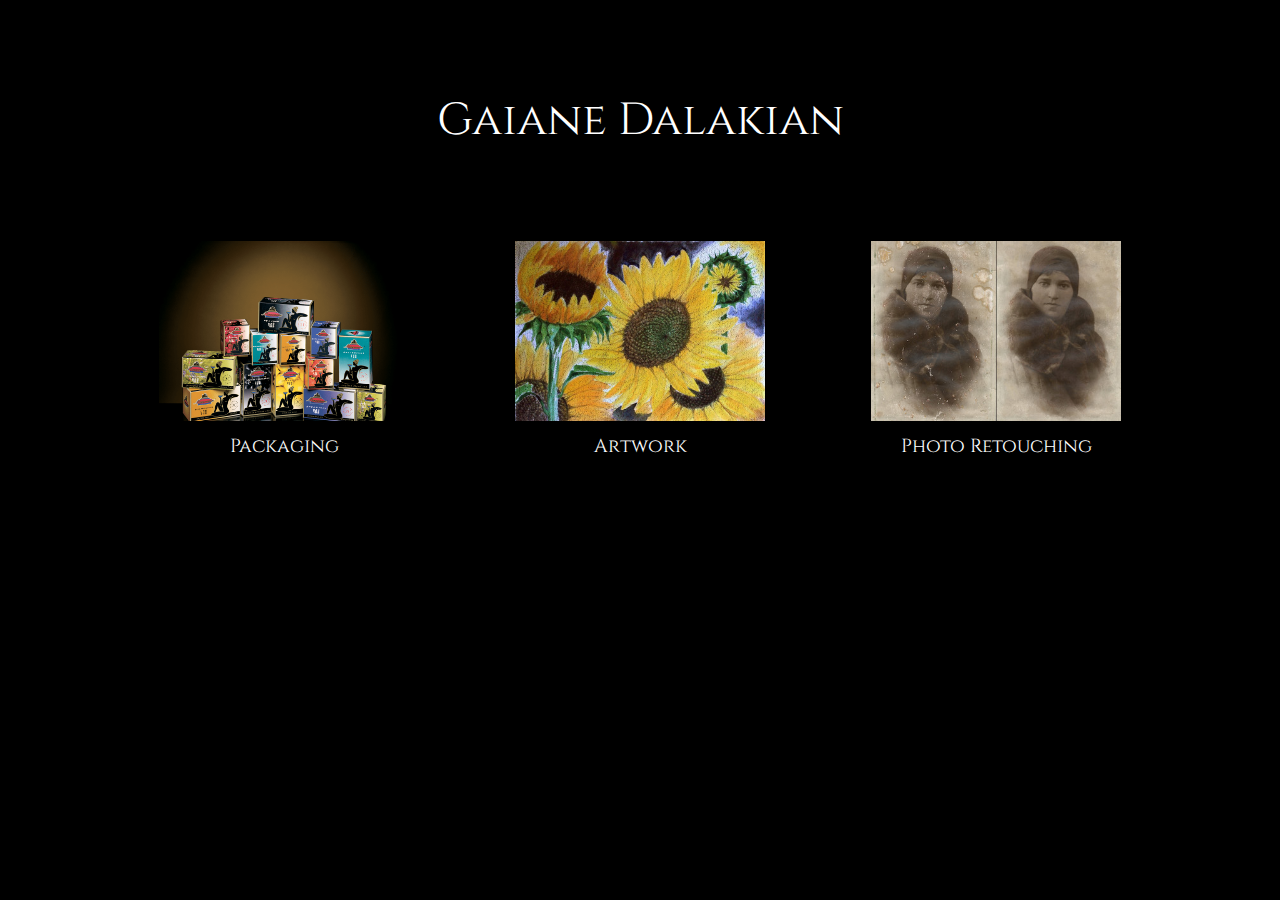
<file: index.html>
<!DOCTYPE html>
<html>

<head>
  <meta charset="utf-8">
  <meta name="viewport" content="initial-scale=1">
  <title>Gaiane Dalakian</title>
  <link rel="stylesheet" href="index.css">
  <link href="https://fonts.googleapis.com/css?family=Cinzel" rel="stylesheet">
</head>

<body class="body-index">
  <h1>Gaiane Dalakian</h1>
  <section class="thumbnails">
    <a href="packaging.html">
      <div style="background-image: url('img/packaging/thumb.png')" class="thumbnail"></div>
      <div class="caption">Packaging</div>
    </a>
    <a href="artwork.html">
      <div style="background-image: url('img/artwork/thumb.jpeg');" class="thumbnail"></div>
      <div class="caption">Artwork</div>
    </a>
    <a href="retouching.html">
      <div style="background-image: url('img/retouching/thumb.jpg');" class="thumbnail"></div>
      <div class="caption">Photo Retouching</div>
    </a>
  </section>
</body>
  

</html>
</file>
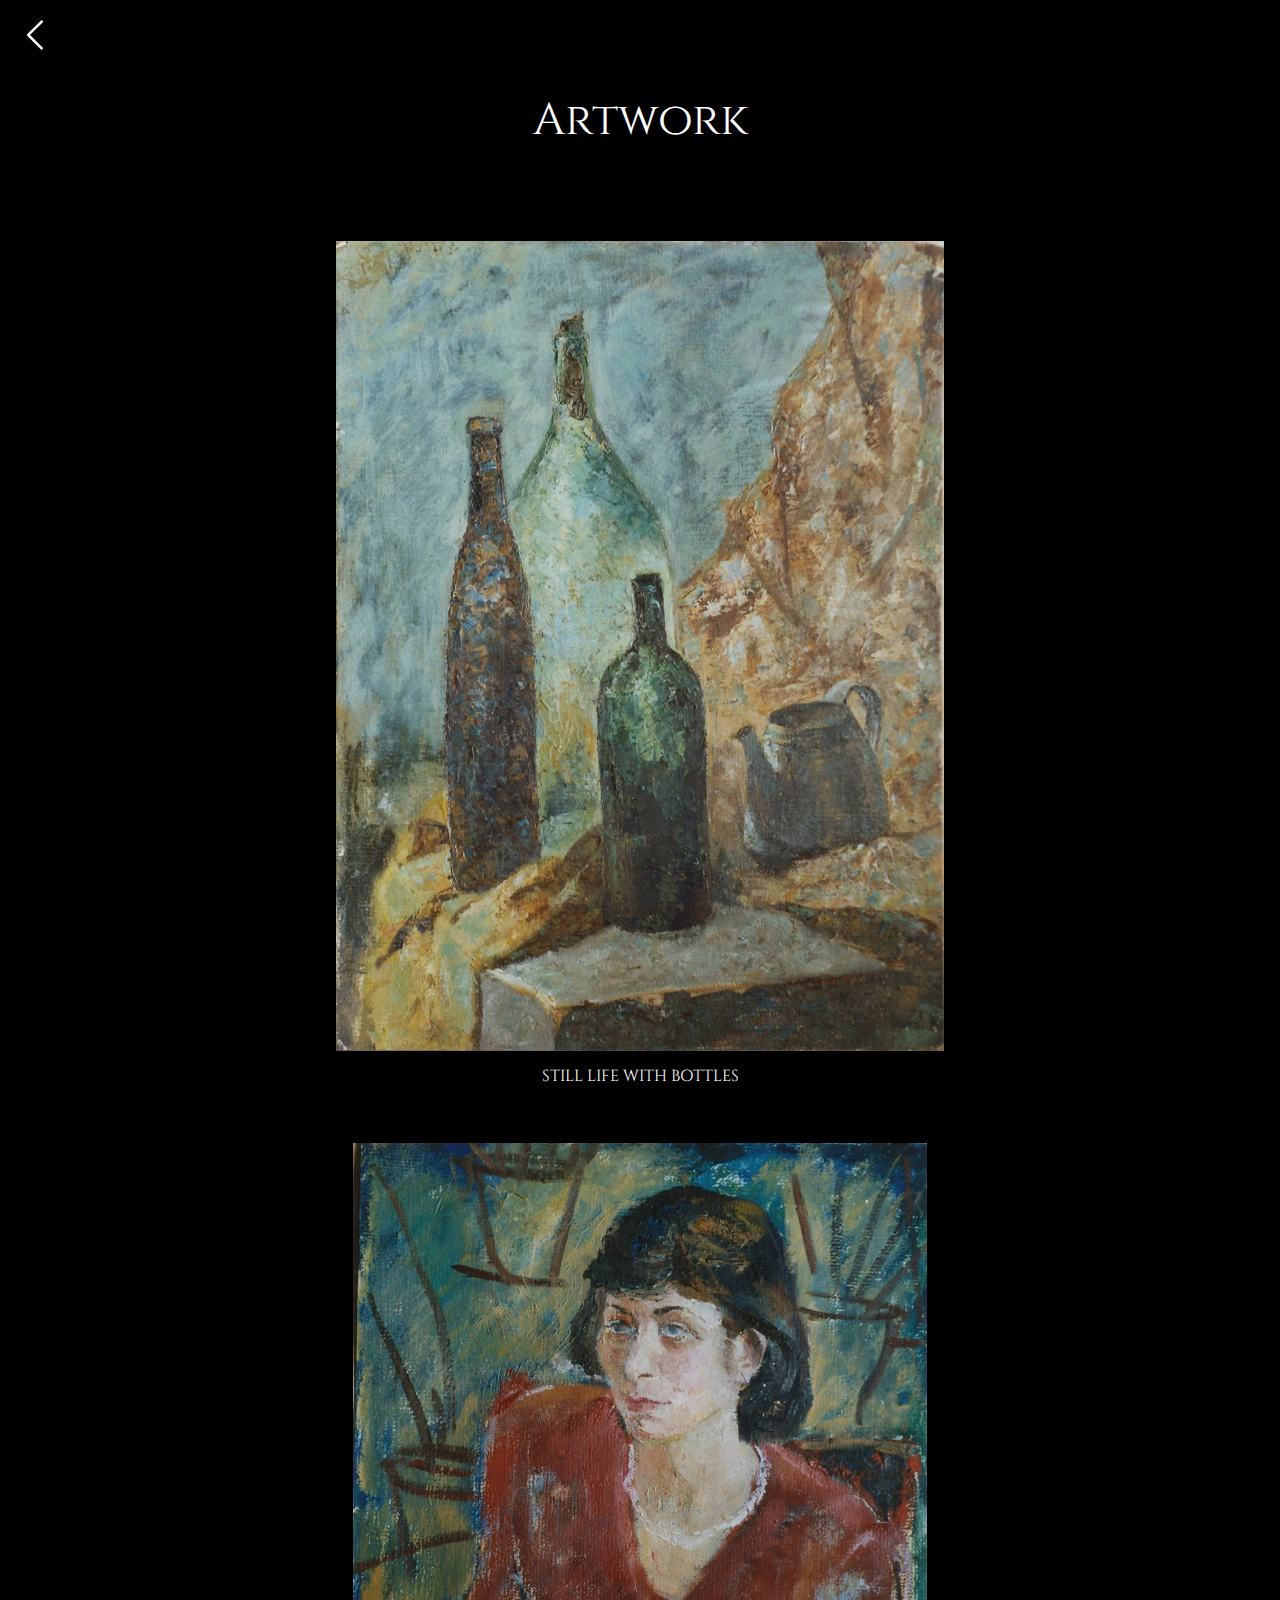
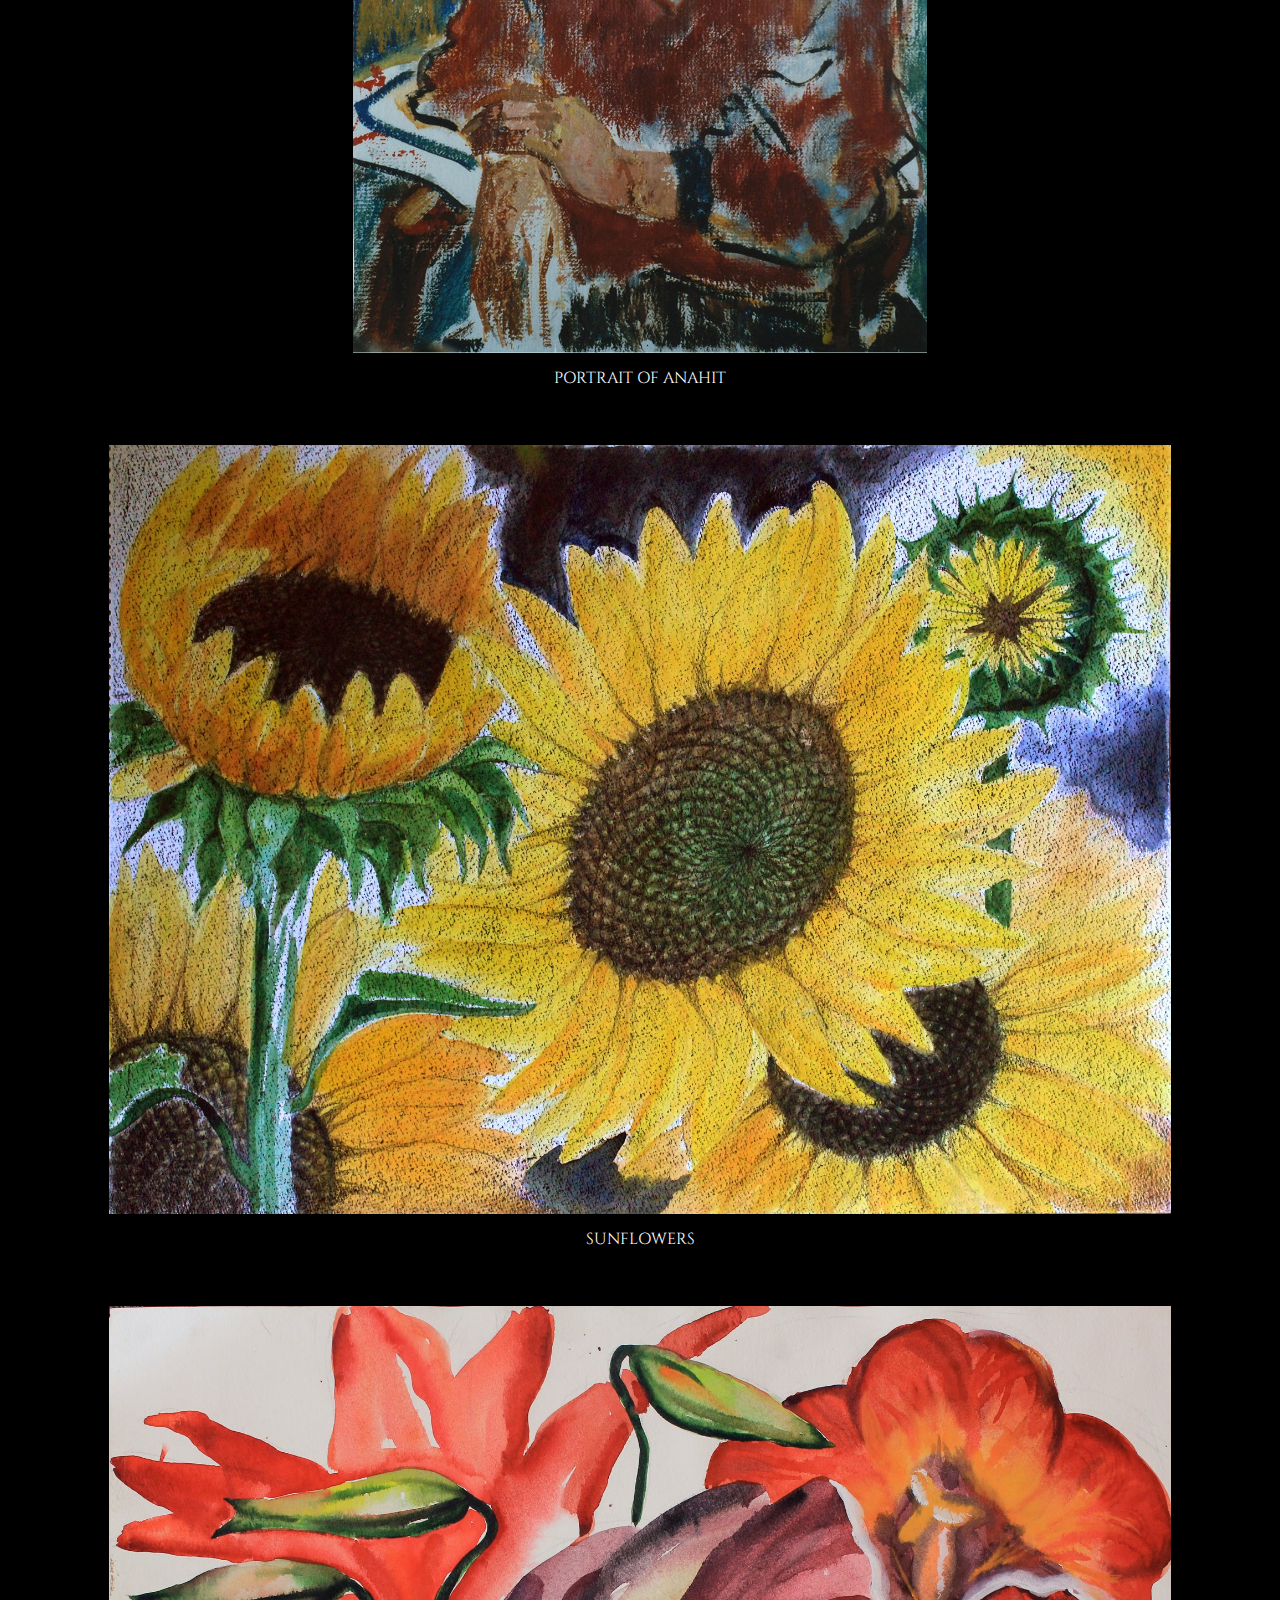
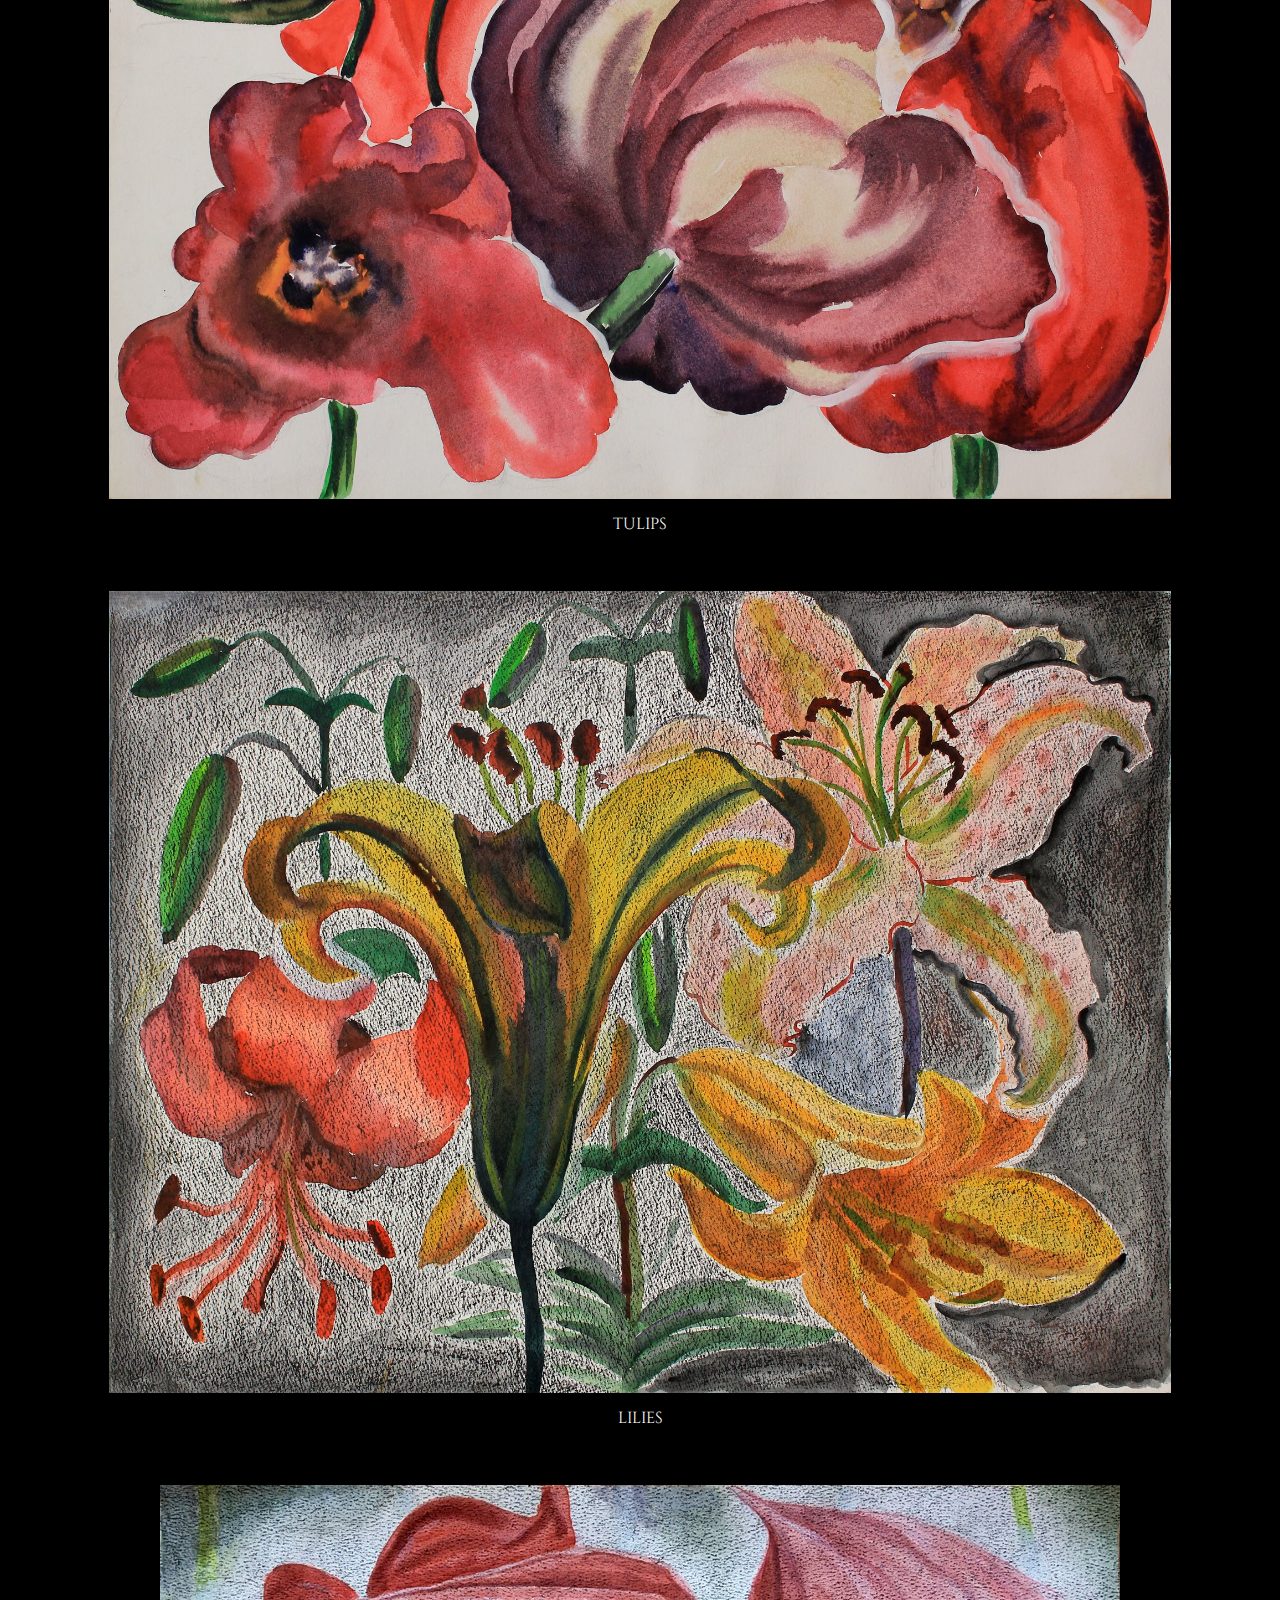
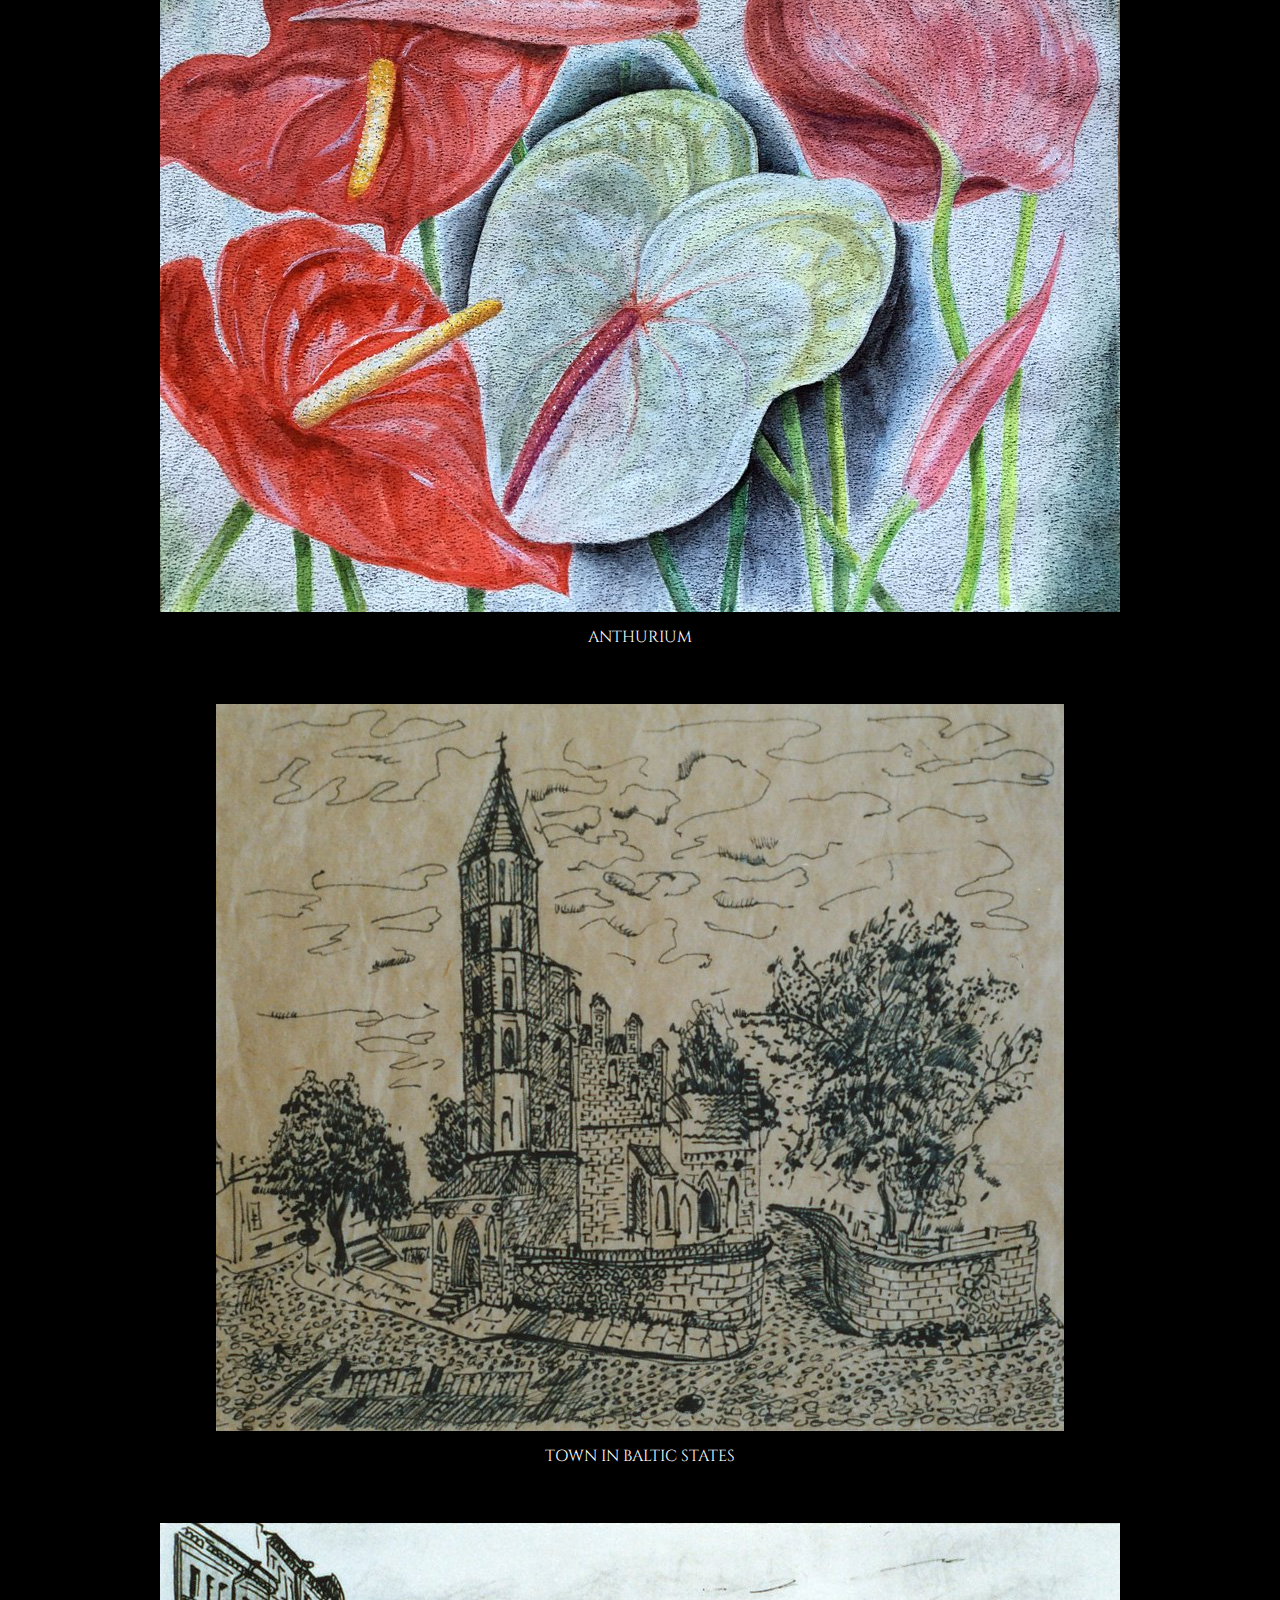
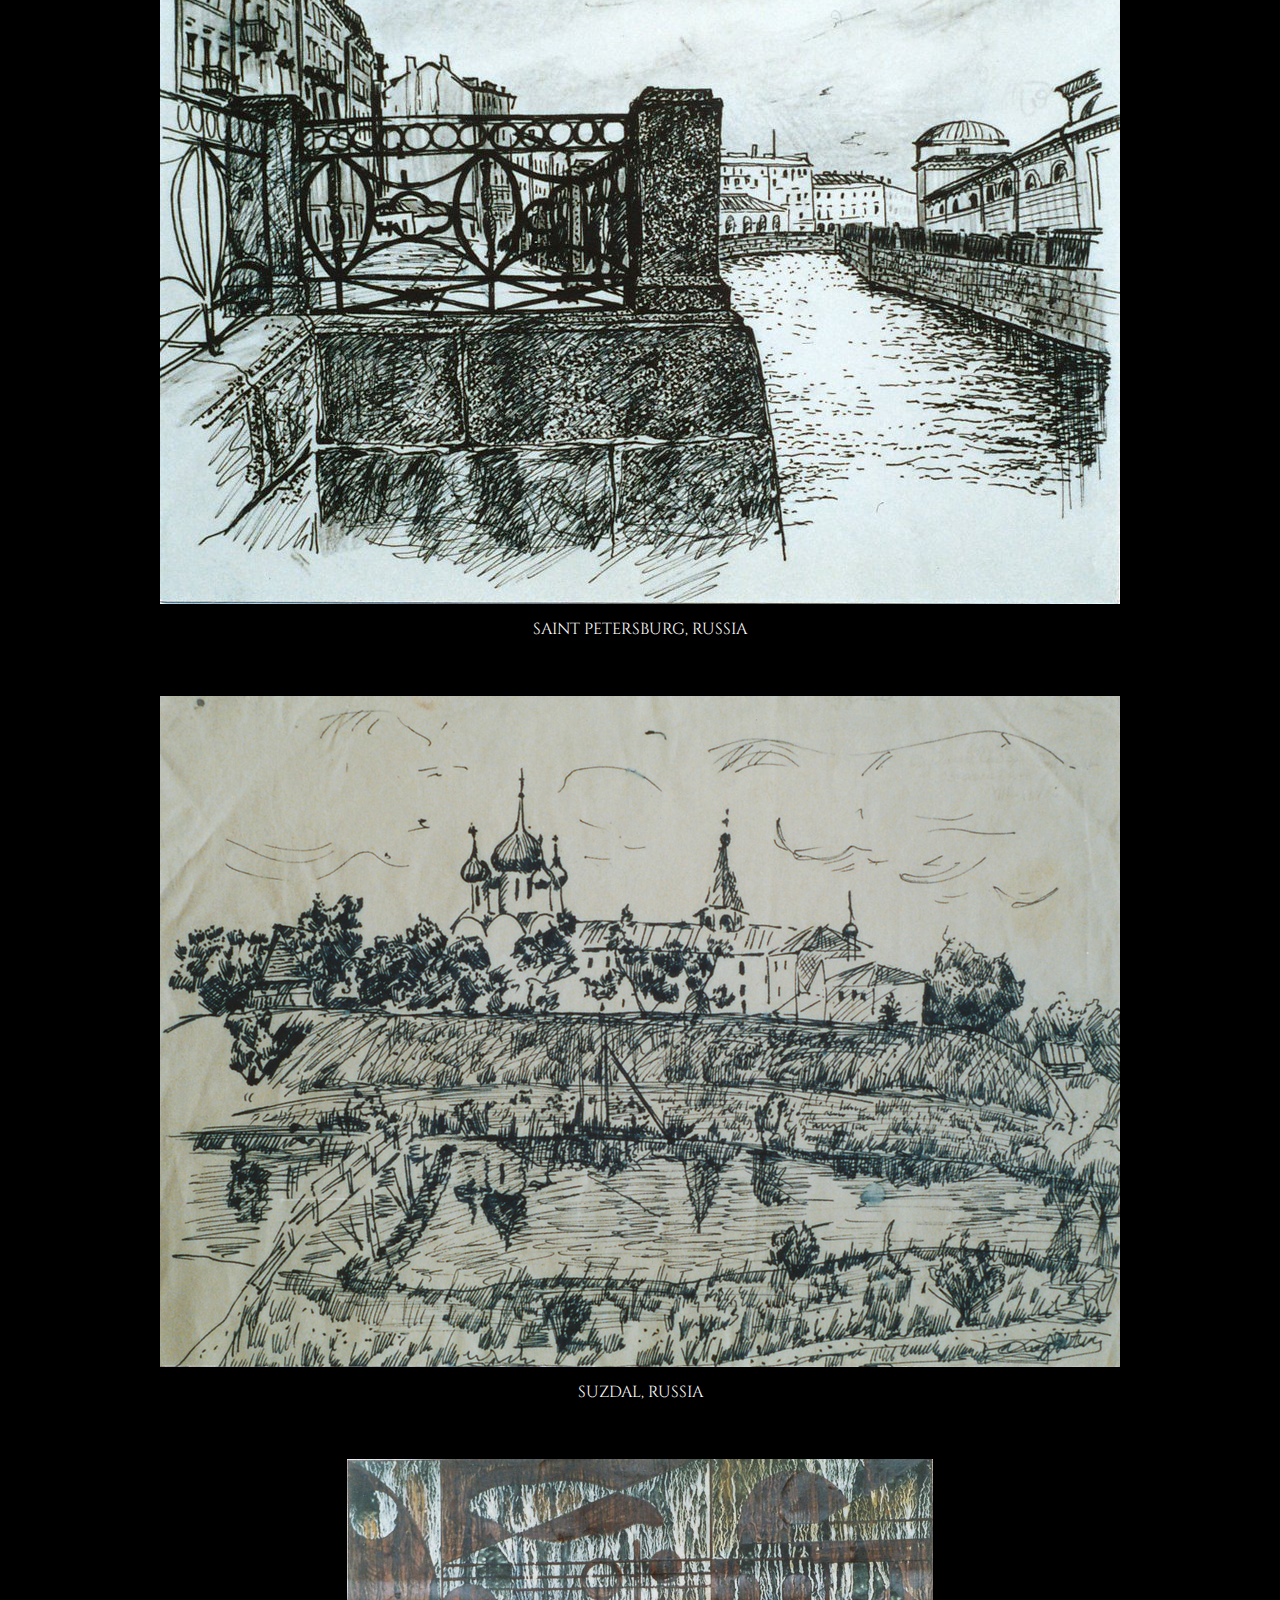
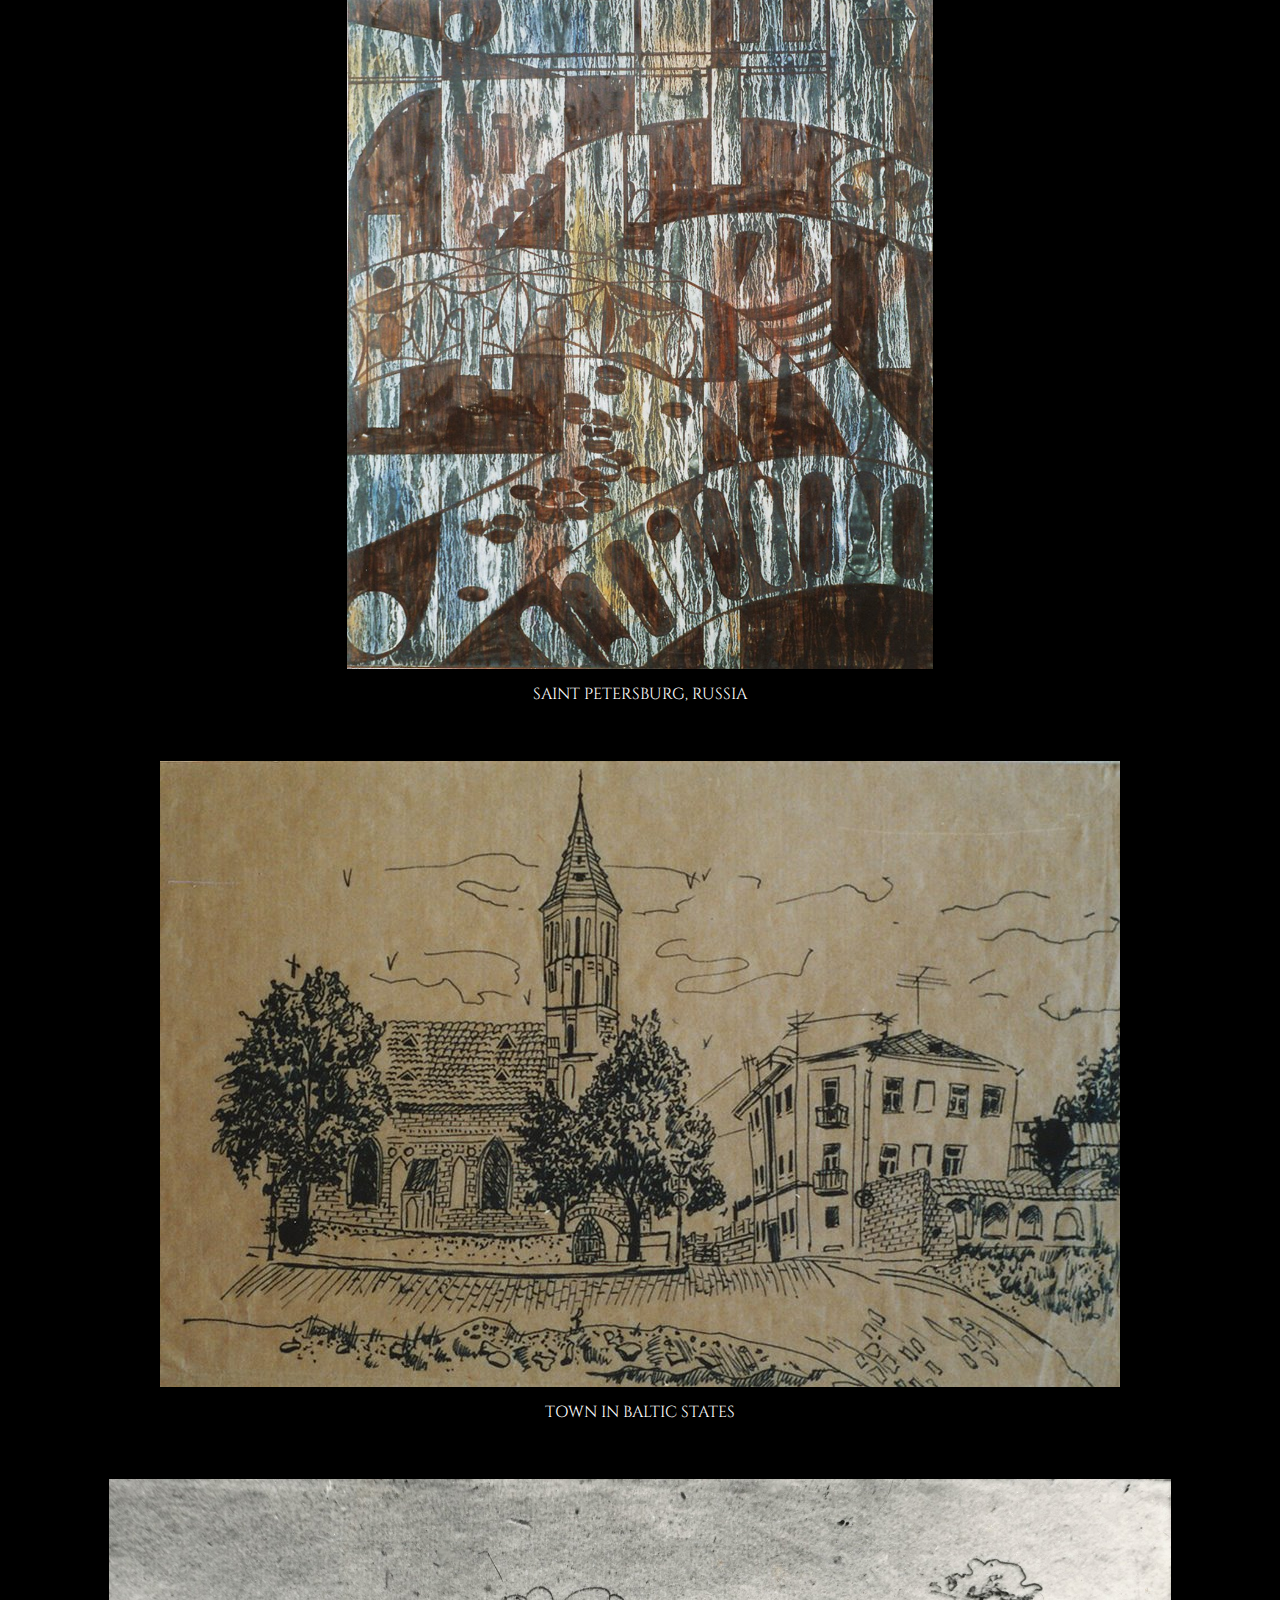
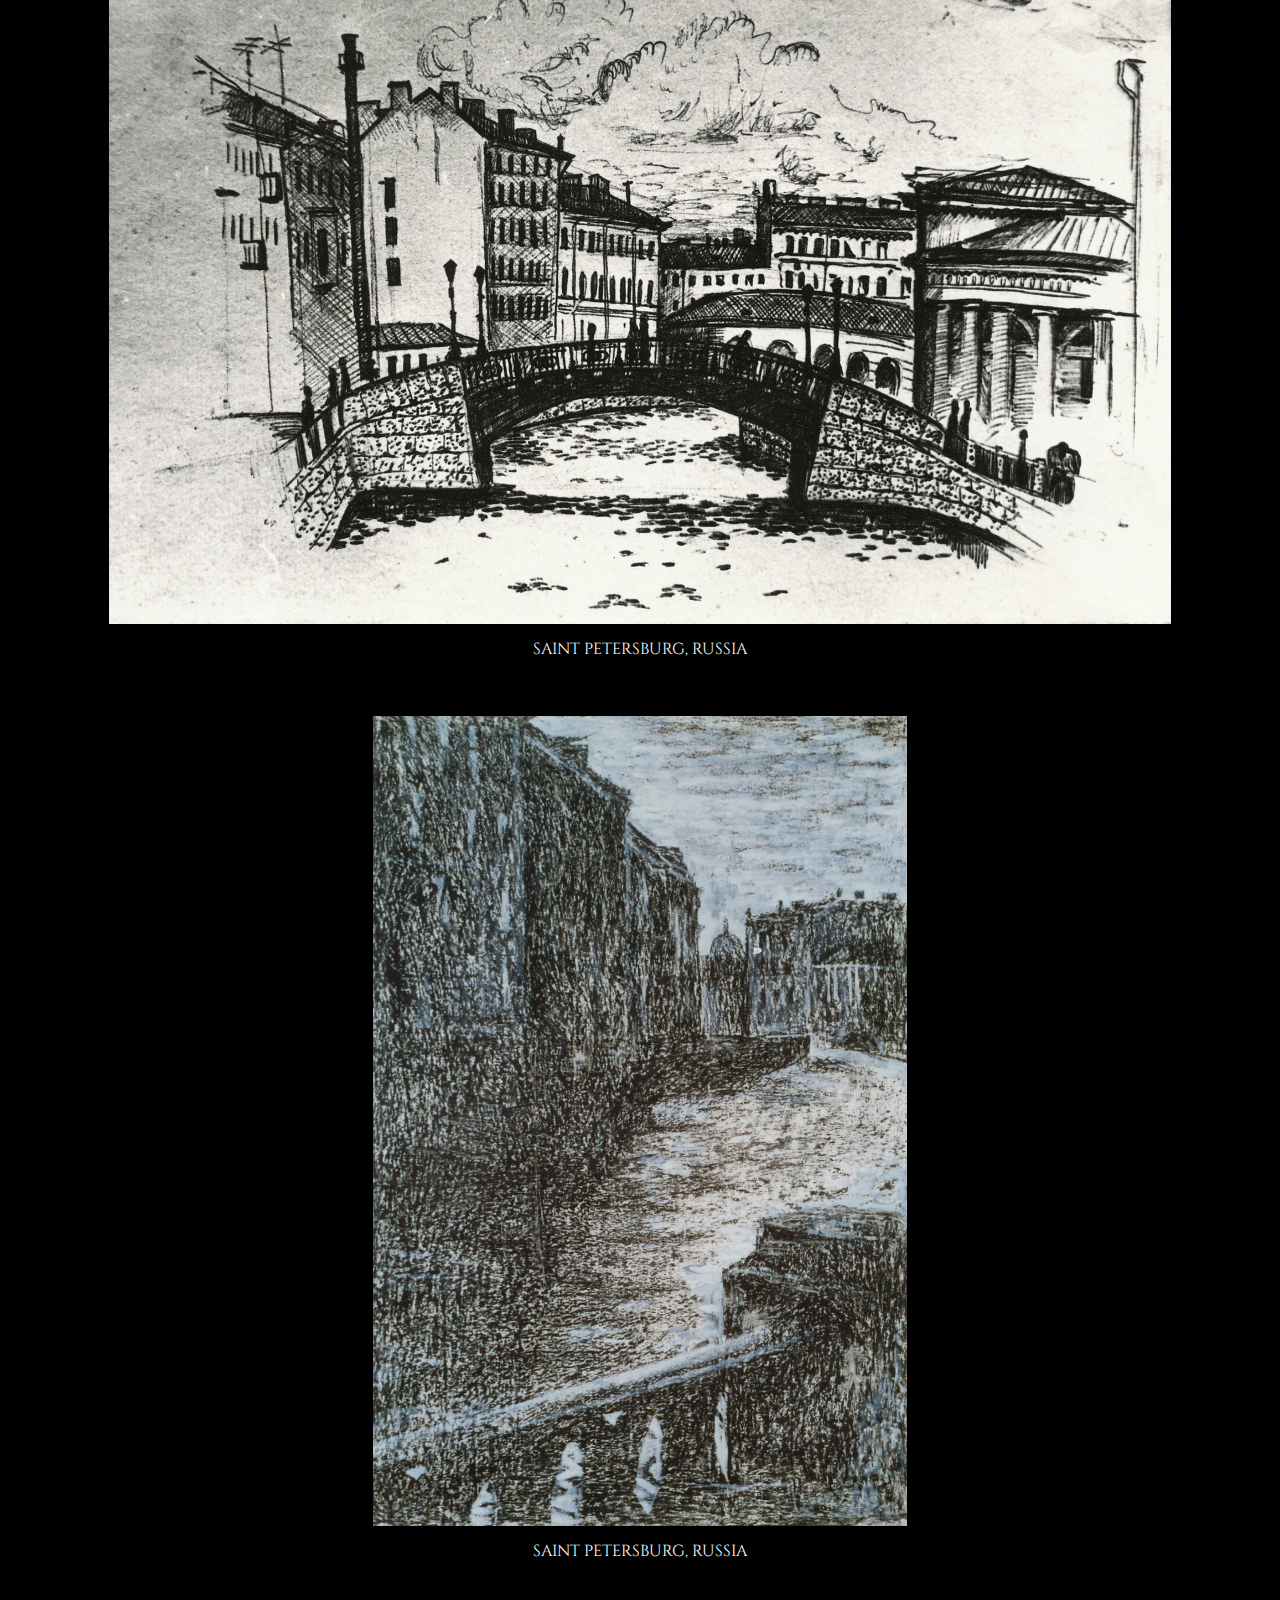
<file: artwork.html>
<!DOCTYPE html>
<html>

<head>
  <meta charset="utf-8">
  <meta name="viewport" content="initial-scale=1">
  <title>Artwork - Gaiane Dalakian</title>
  <link rel="stylesheet" href="index.css">
  <link href="https://fonts.googleapis.com/css?family=Cinzel" rel="stylesheet">
</head>

<body>

<a href="/" class="back-button">
  <svg version="1.1" xmlns="http://www.w3.org/2000/svg" xmlns:xlink="http://www.w3.org/1999/xlink" x="0px" y="0px" viewBox="0 0 1000 1000" enable-background="new 0 0 1000 1000" xml:space="preserve">
<g><path d="M695.1,22.2L247,470.3c-16.3,16.2-16.3,42.6,0,58.8c16.2,16.2,42.6,16.2,58.8,0L753.9,81c16.3-16.3,16.3-42.6,0-58.8C737.7,5.9,711.4,5.9,695.1,22.2z"
style="fill: currentColor"
/><path d="M694.2,977.8L246.1,529.6c-16.2-16.3-16.2-42.6,0-58.8c16.3-16.3,42.6-16.3,58.9,0l448.1,448.1c16.3,16.3,16.3,42.6,0,58.9S710.5,994,694.2,977.8z"
style="fill: currentColor"/></g>
</svg>
</a>

  <h1>Artwork</h1>
  <section class="images">
        <div class="image">
      <img src="img/artwork/11.jpeg">
      <div class="caption">STILL LIFE WITH BOTTLES</div>
    </div>
    <div class="image">
      <img src="img/artwork/12.jpeg">
      <div class="caption">PORTRAIT OF ANAHIT</div>
    </div>
    <div class="image">
      <img src="img/artwork/1.jpeg">
      <div class="caption">SUNFLOWERS</div>
    </div>
    <div class="image">
      <img src="img/artwork/2.jpeg">
      <div class="caption">TULIPS</div>
    </div>
    <div class="image">
      <img src="img/artwork/3.jpeg">
      <div class="caption">LILIES</div>
    </div>
    <div class="image">
      <img src="img/artwork/4.jpeg">
      <div class="caption">ANTHURIUM</div>
    </div>
    <div class="image">
      <img src="img/artwork/5.jpeg">
      <div class="caption">TOWN IN BALTIC STATES</div>
    </div>
    <div class="image">
      <img src="img/artwork/6.jpeg">
      <div class="caption">SAINT PETERSBURG, RUSSIA</div>
    </div>
    <div class="image">
      <img src="img/artwork/7.png">
      <div class="caption">SUZDAL, RUSSIA</div>
    </div>
    <div class="image">
      <img src="img/artwork/13.jpeg">
      <div class="caption">SAINT PETERSBURG, RUSSIA</div>
    </div>
    <div class="image">
      <img src="img/artwork/9.jpeg">
      <div class="caption">TOWN IN BALTIC STATES</div>
    </div>
    <div class="image">
      <img src="img/artwork/10.jpeg">
      <div class="caption">SAINT PETERSBURG, RUSSIA</div>
    </div>
    <div class="image">
      <img src="img/artwork/8.jpeg">
      <div class="caption">SAINT PETERSBURG, RUSSIA</div>
    </div>
  </section>
</body>
  

</html>
</file>
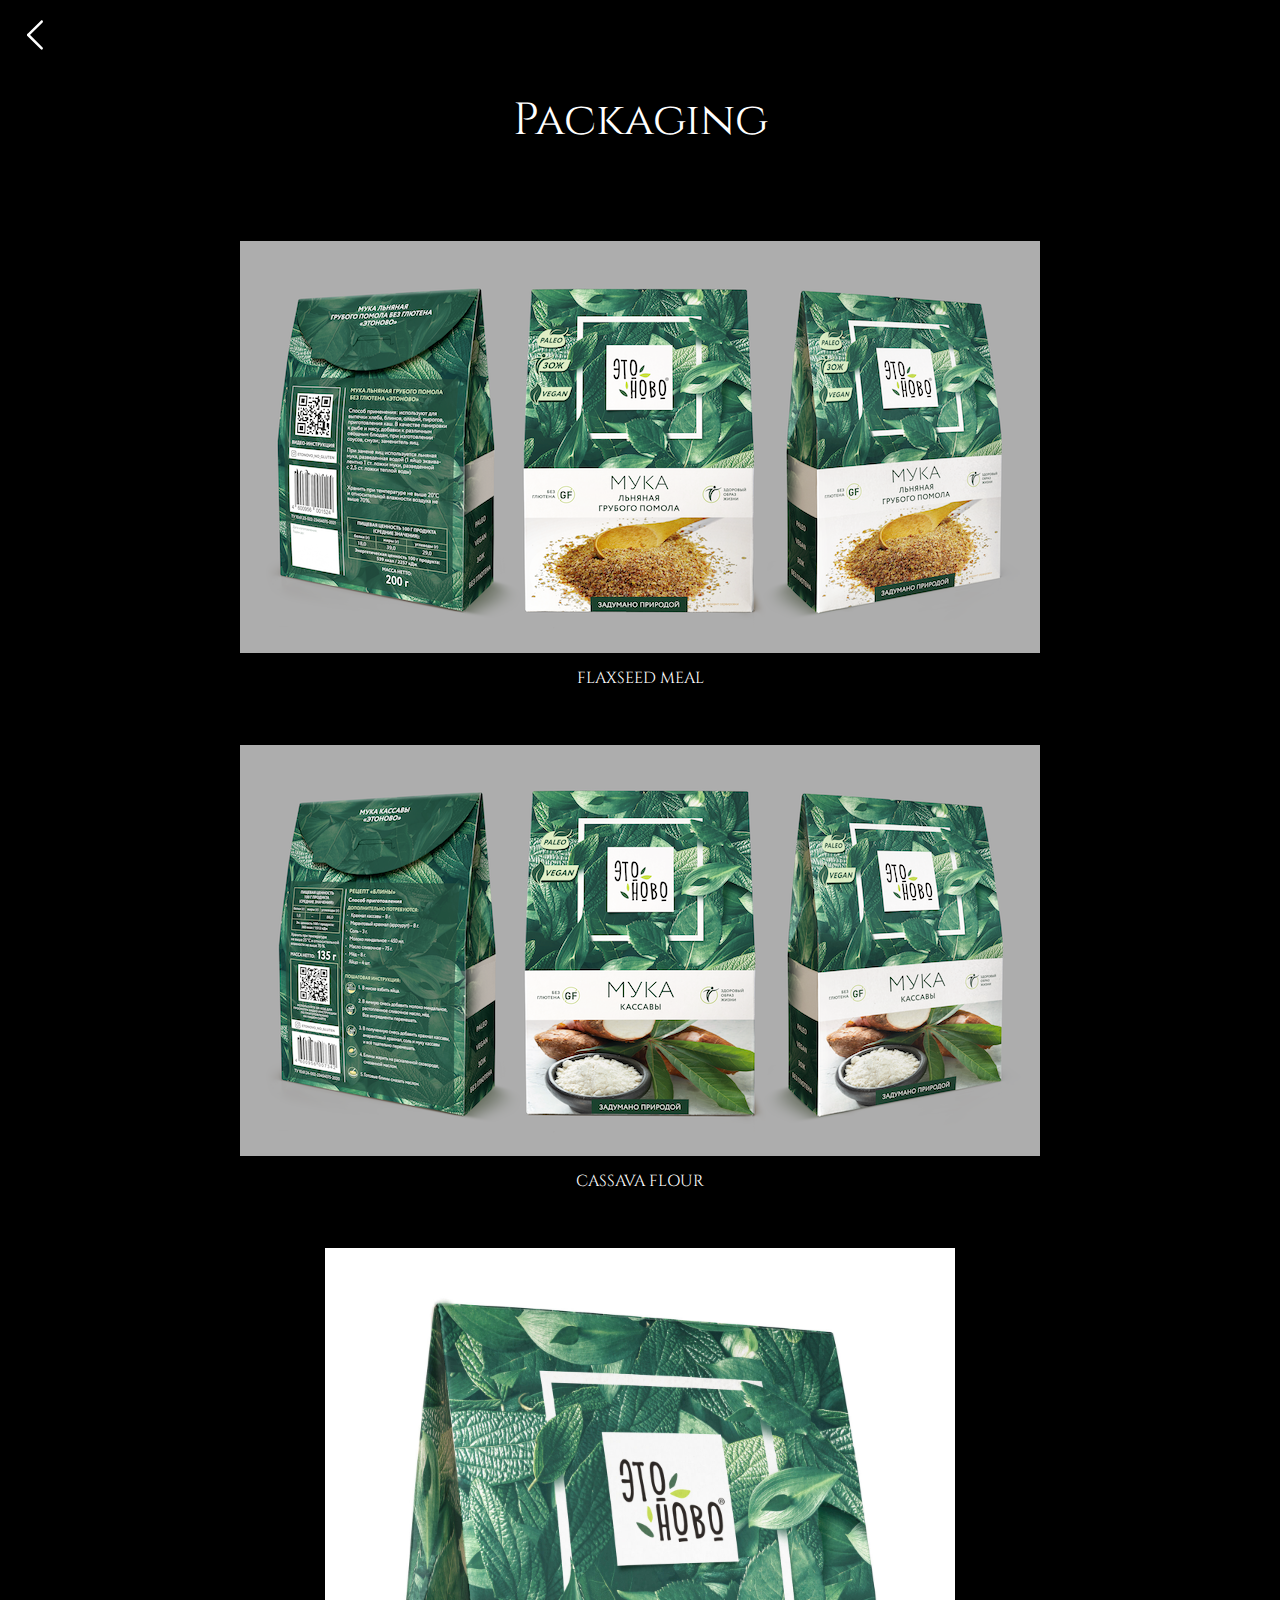
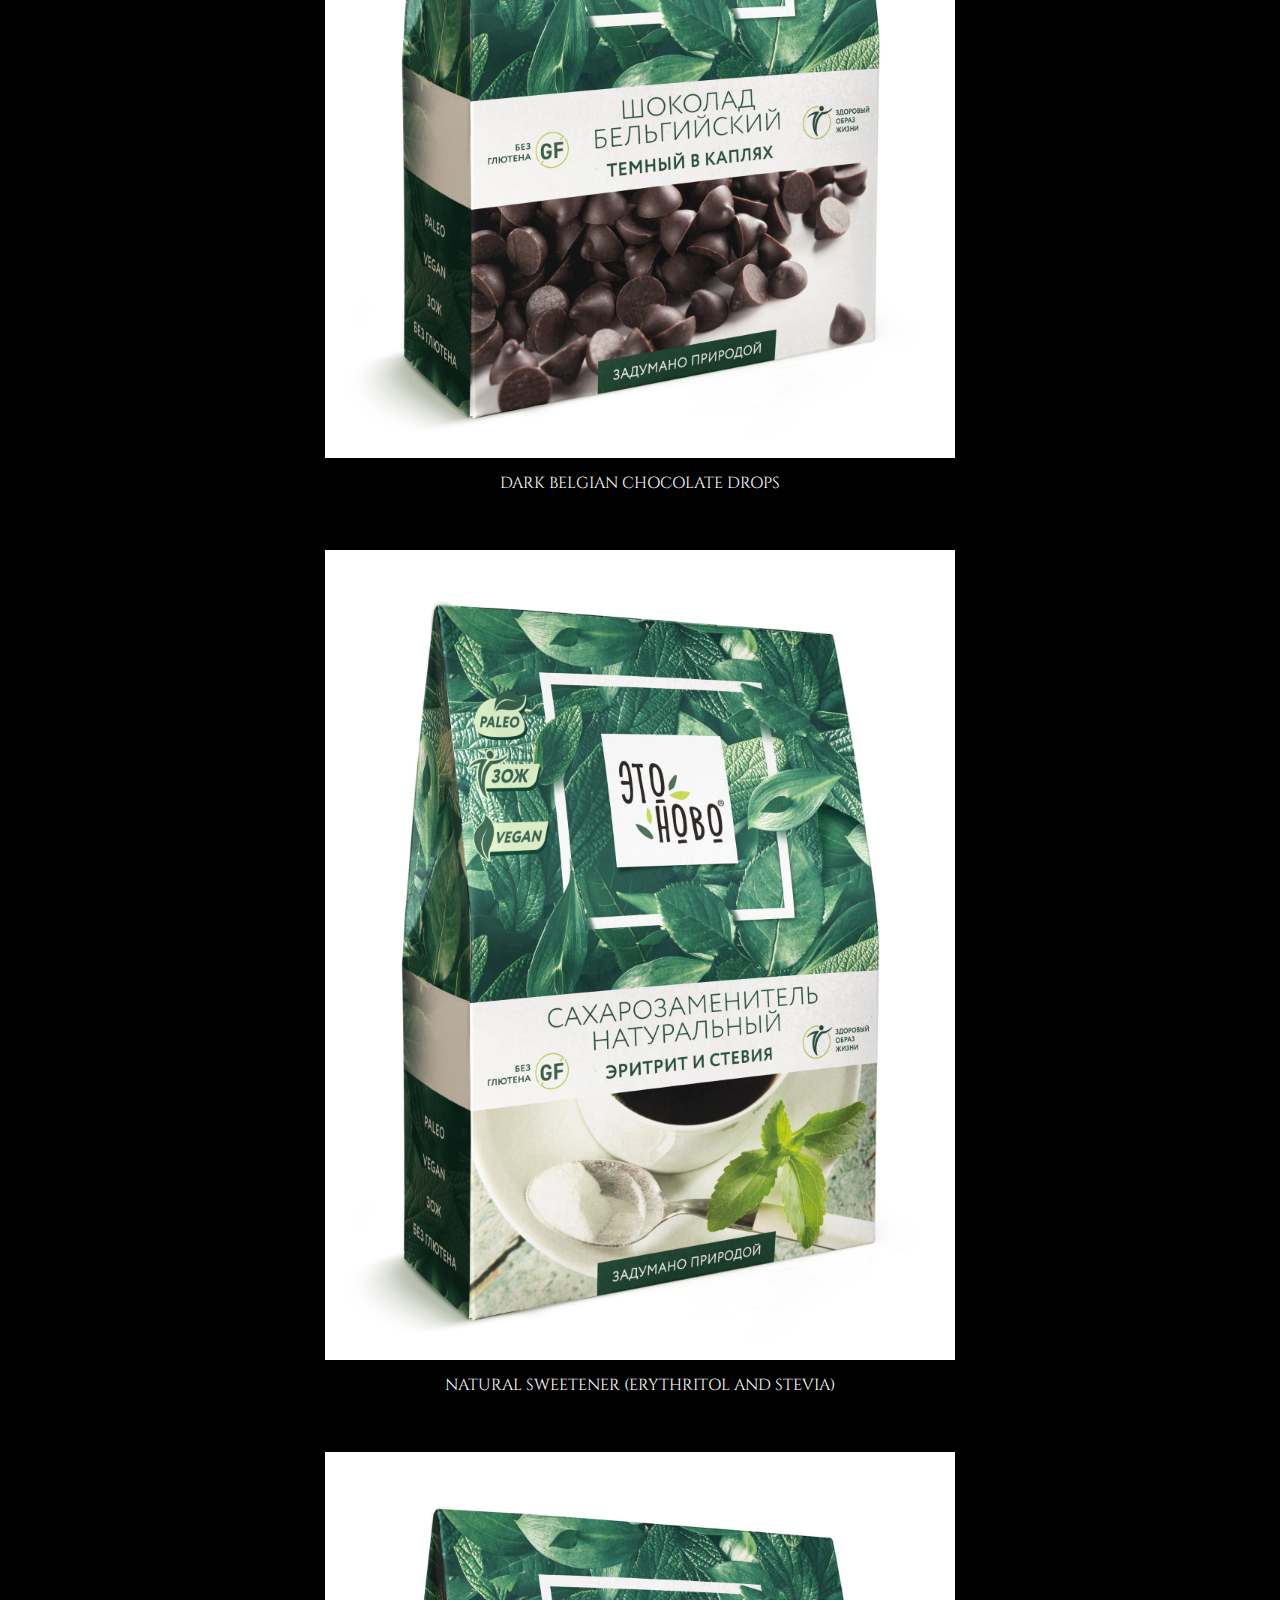
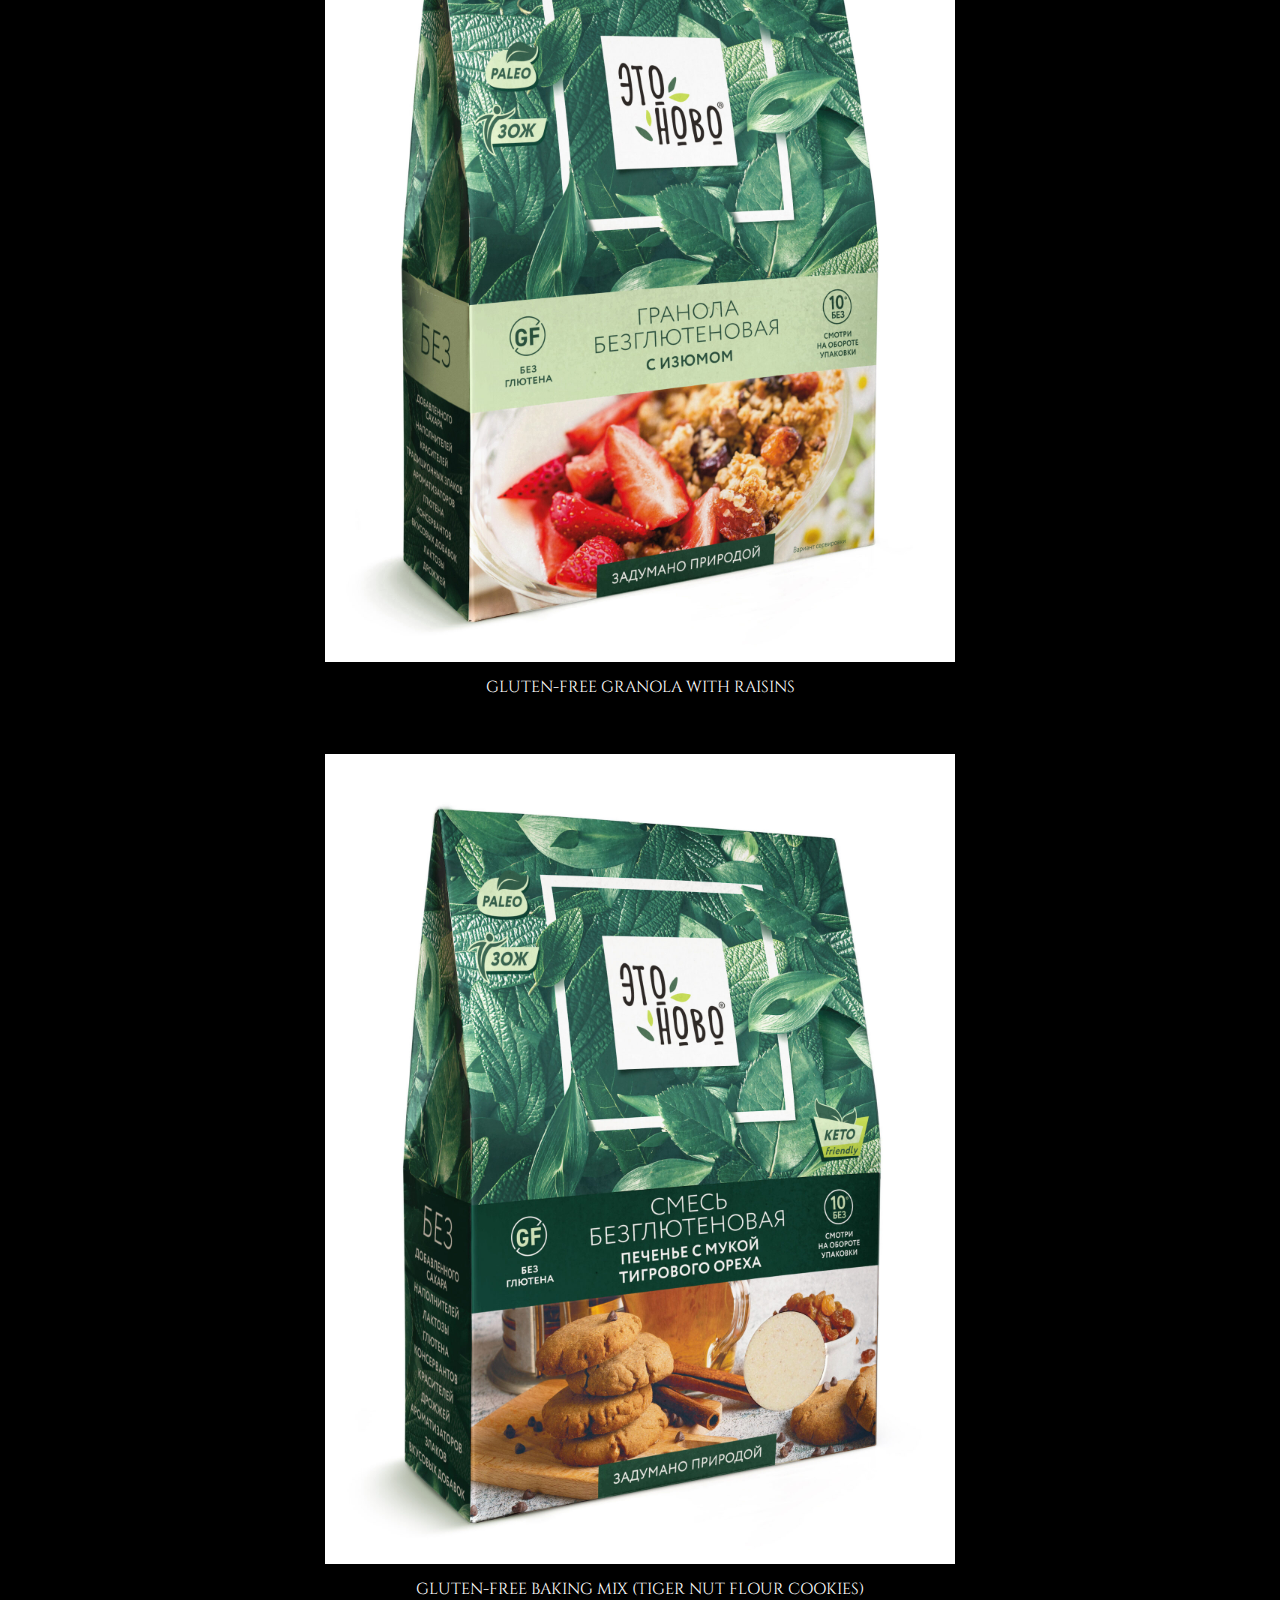
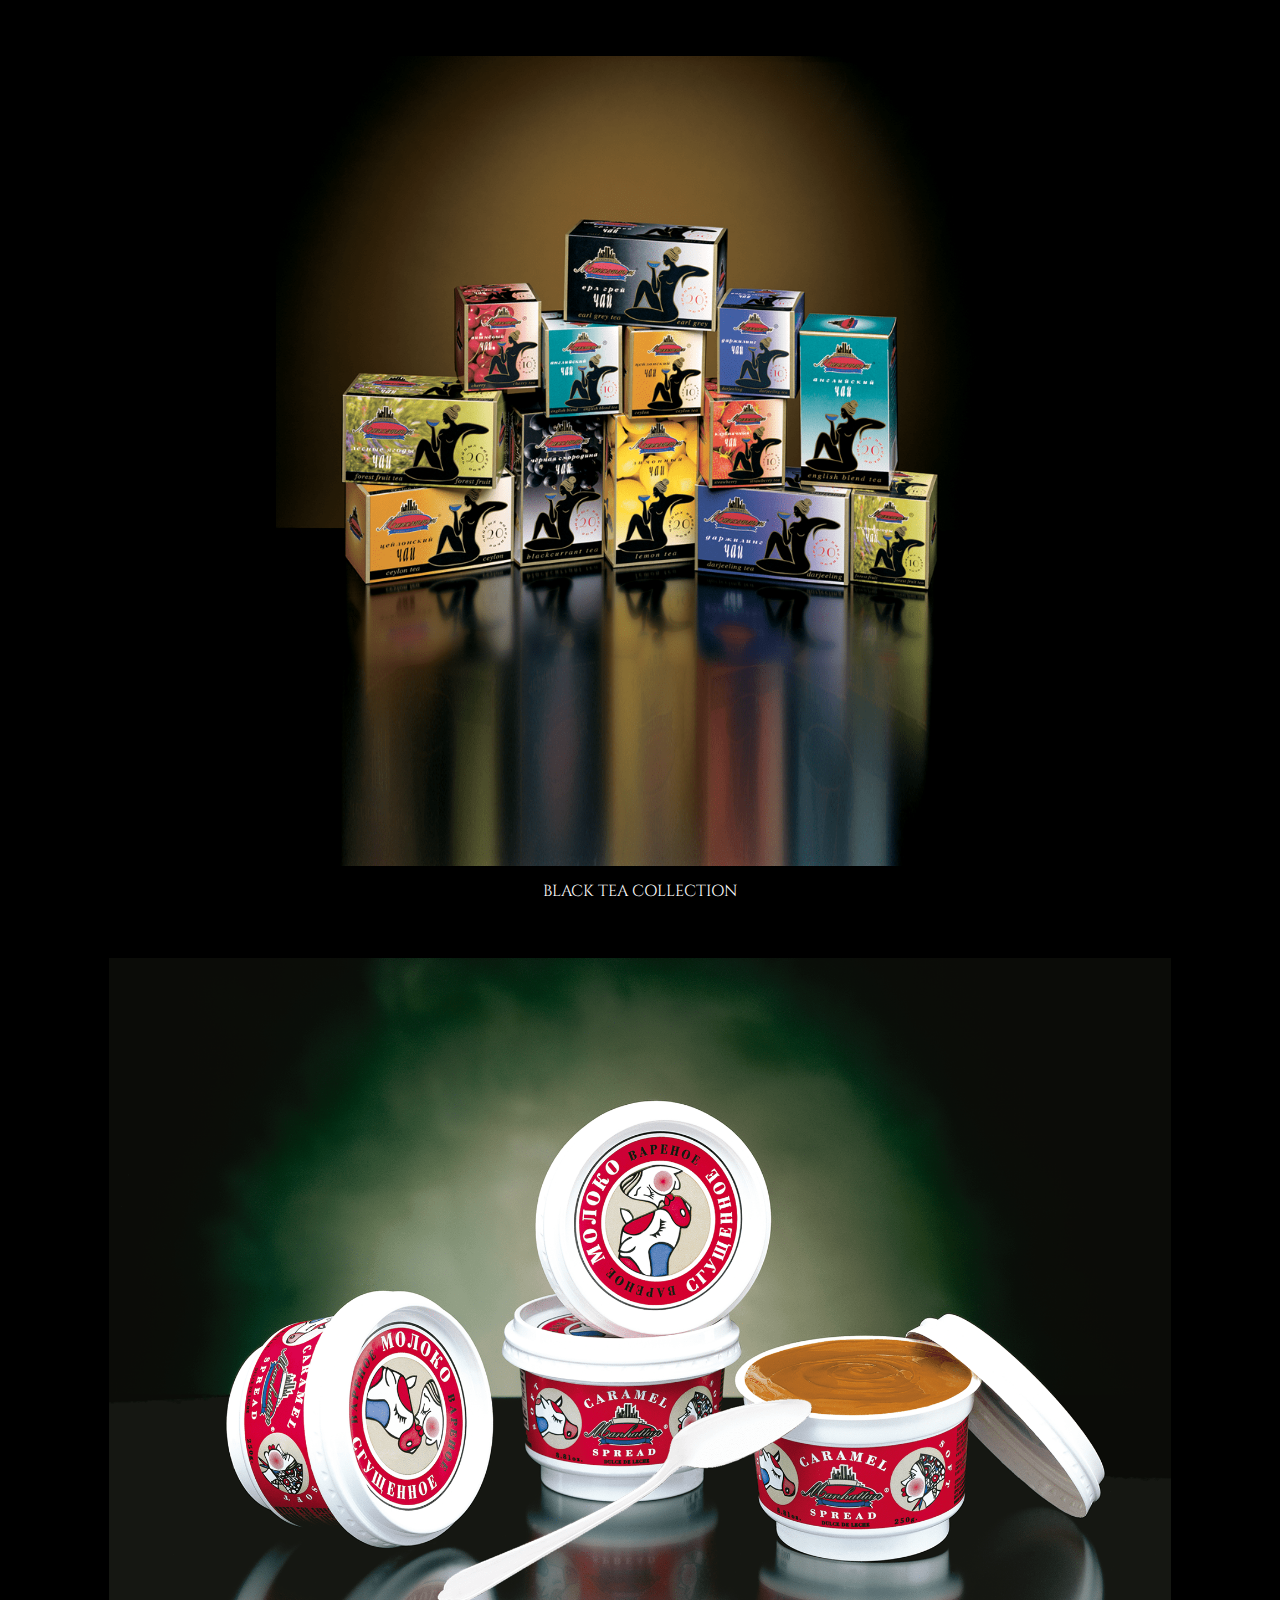
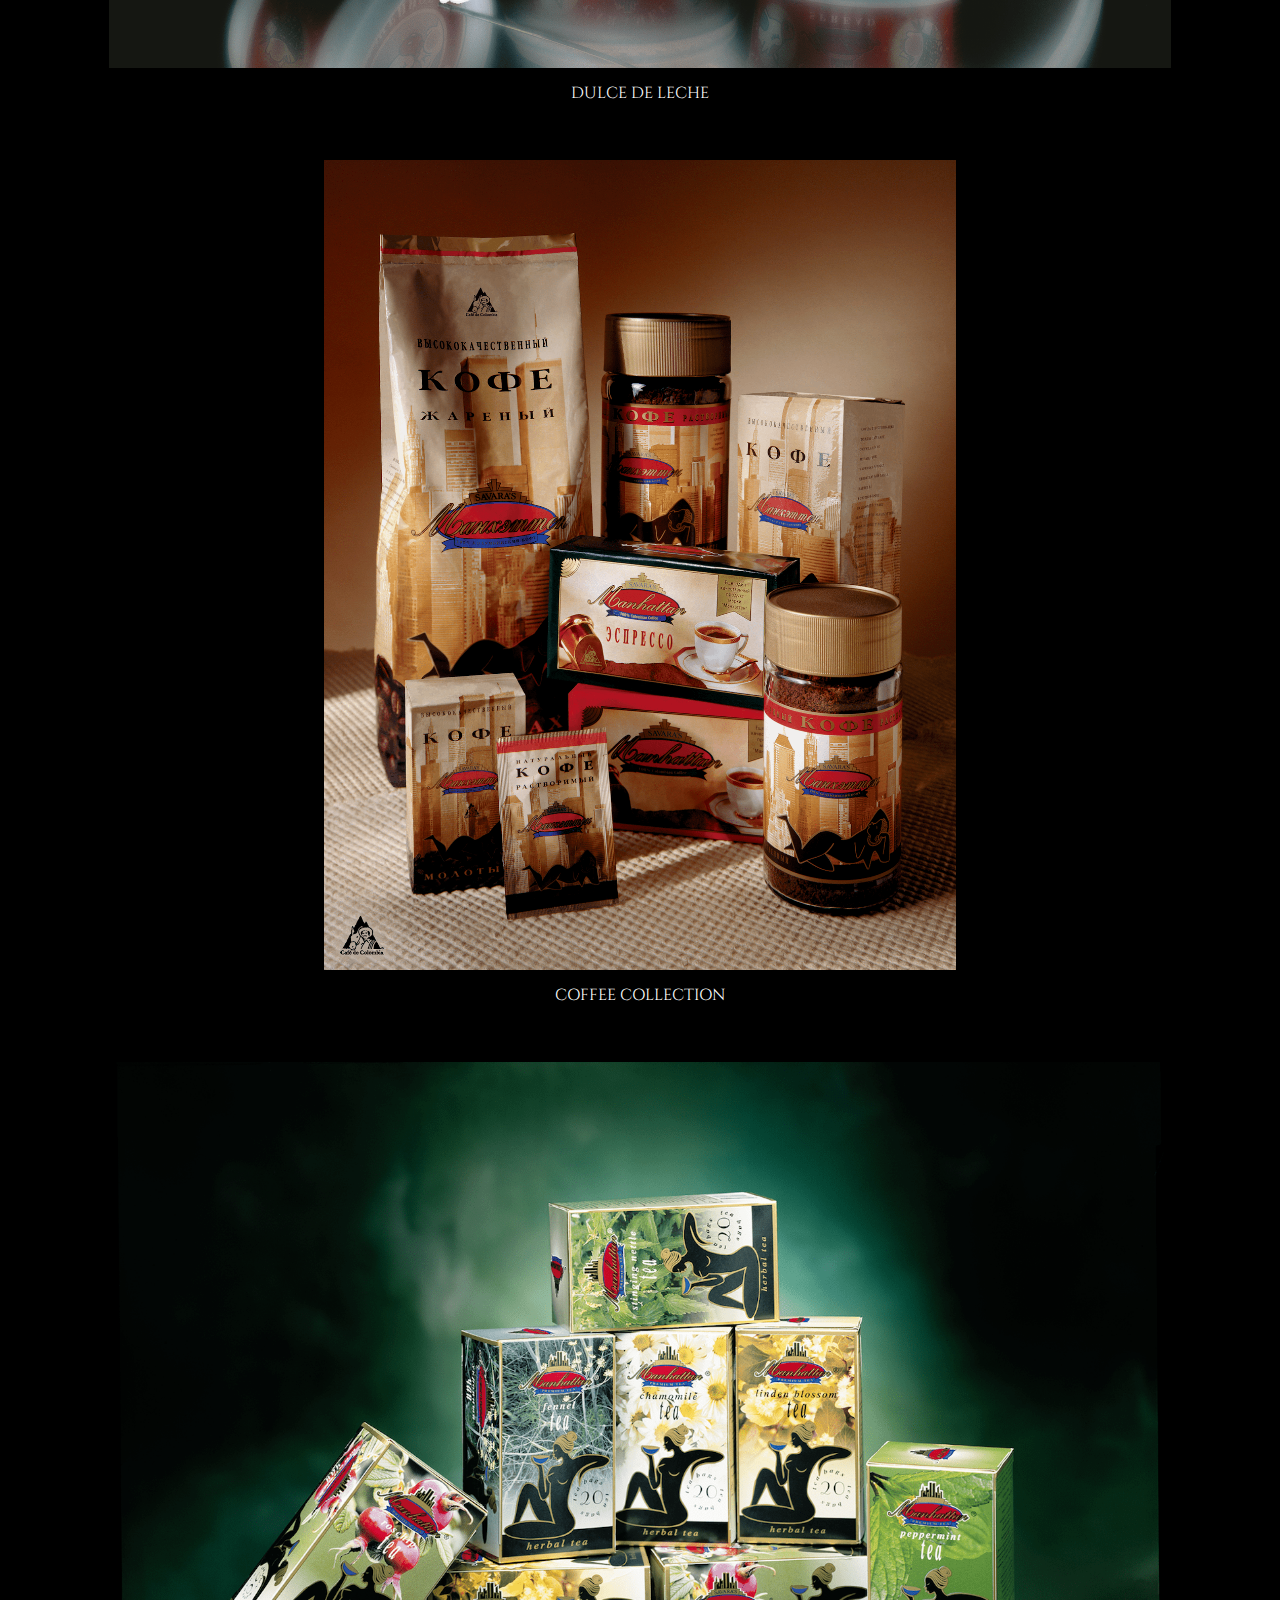
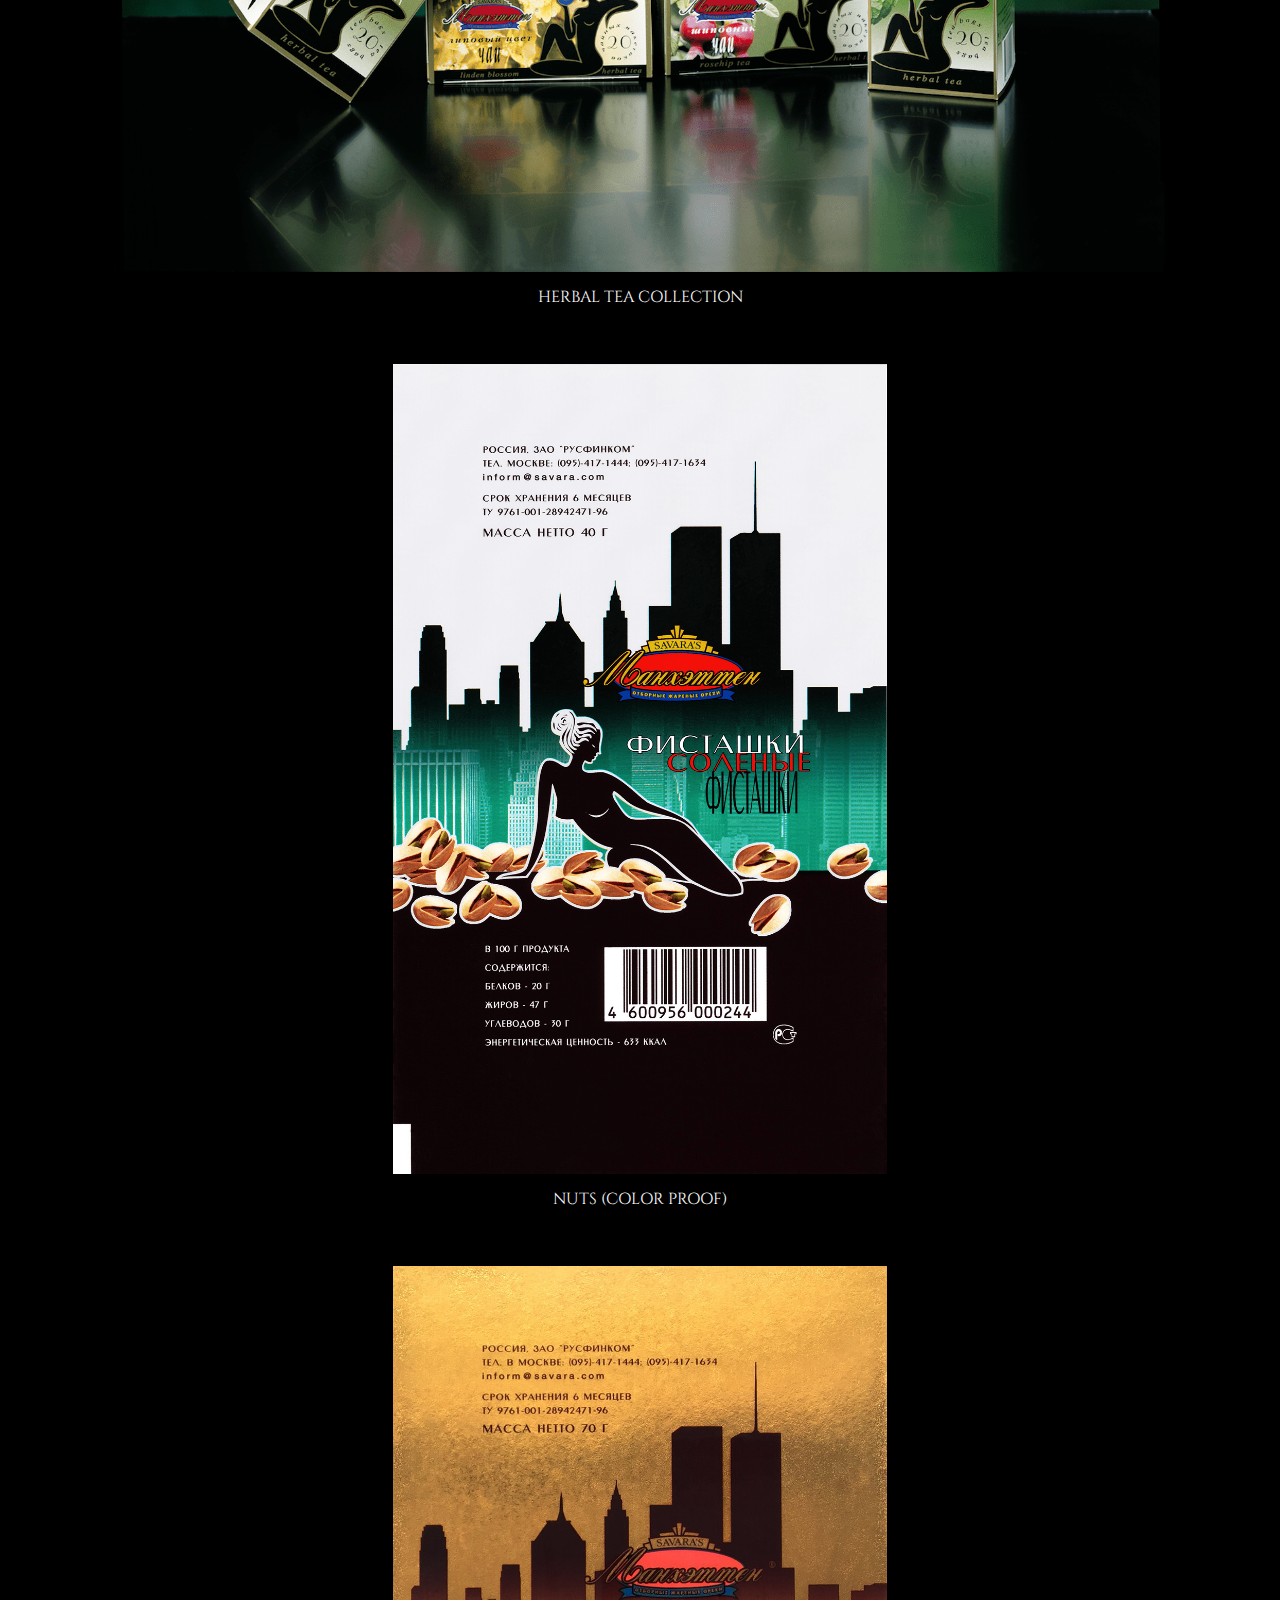
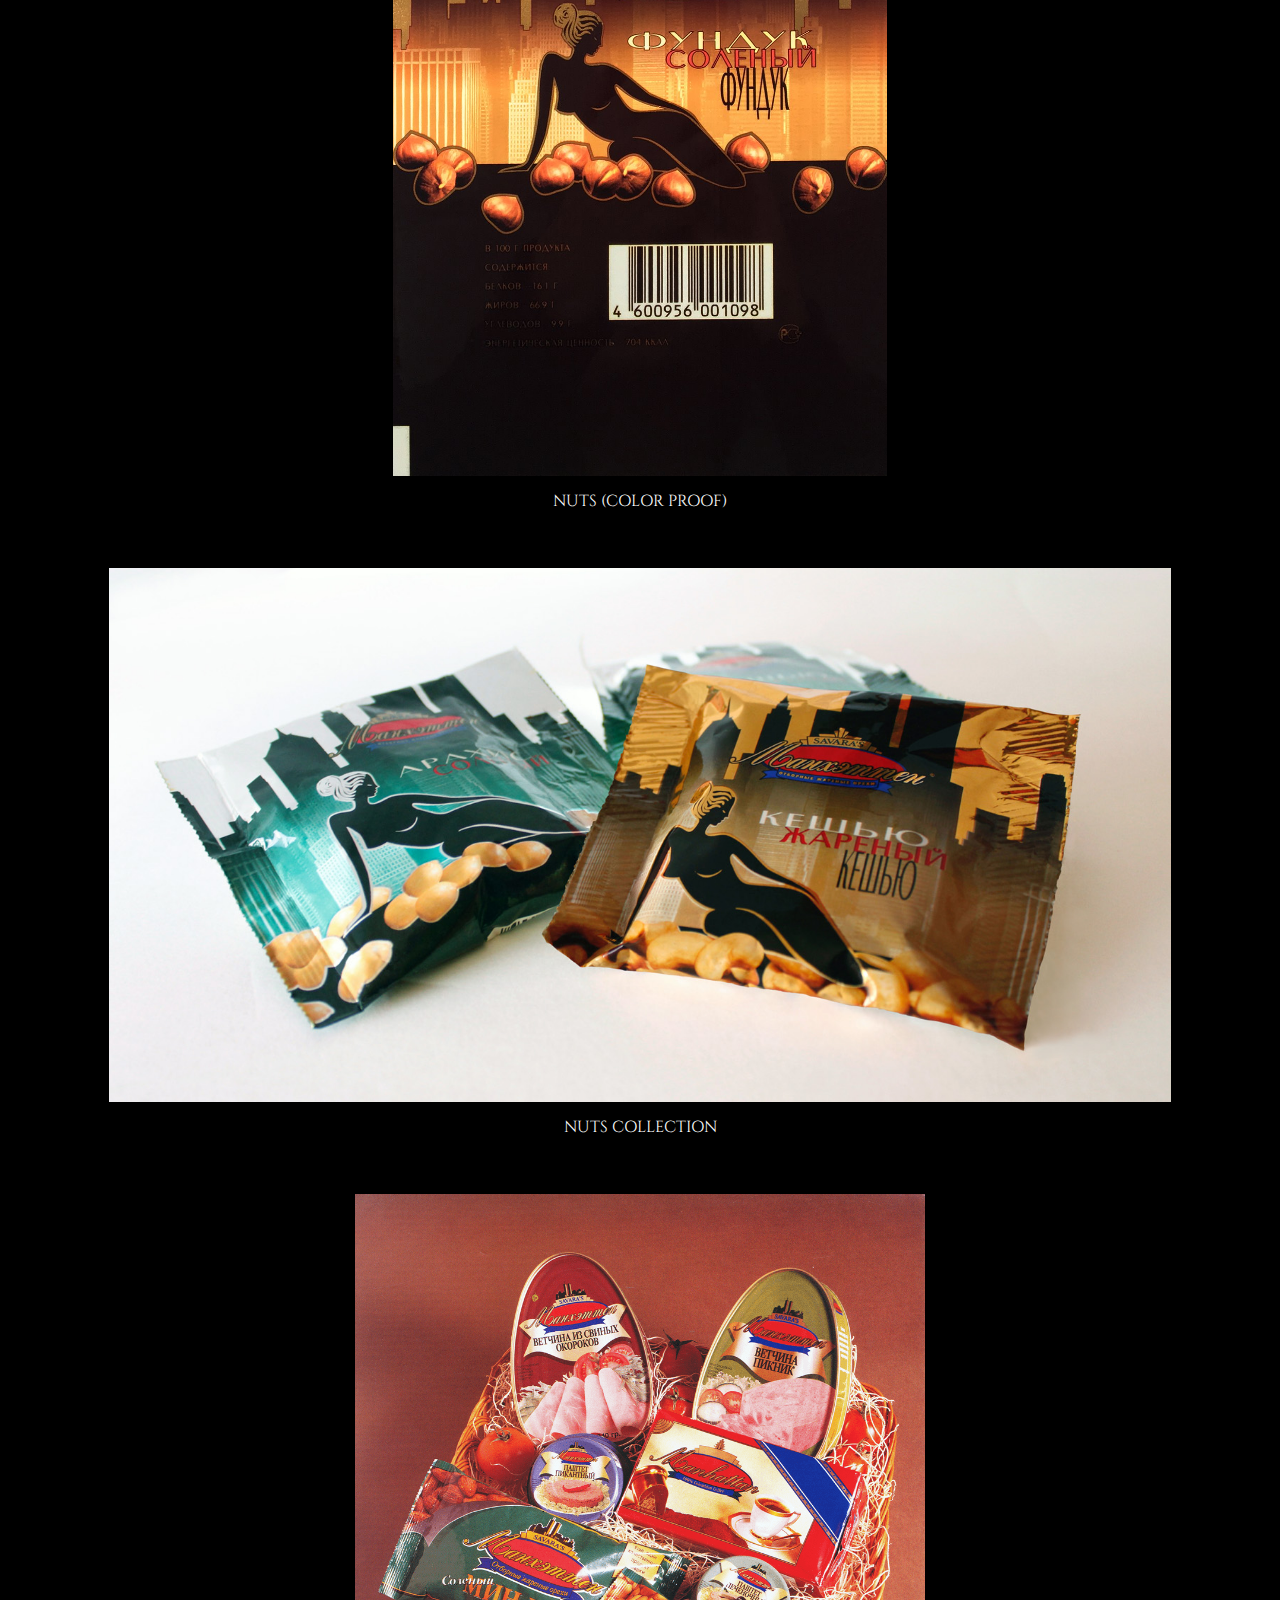
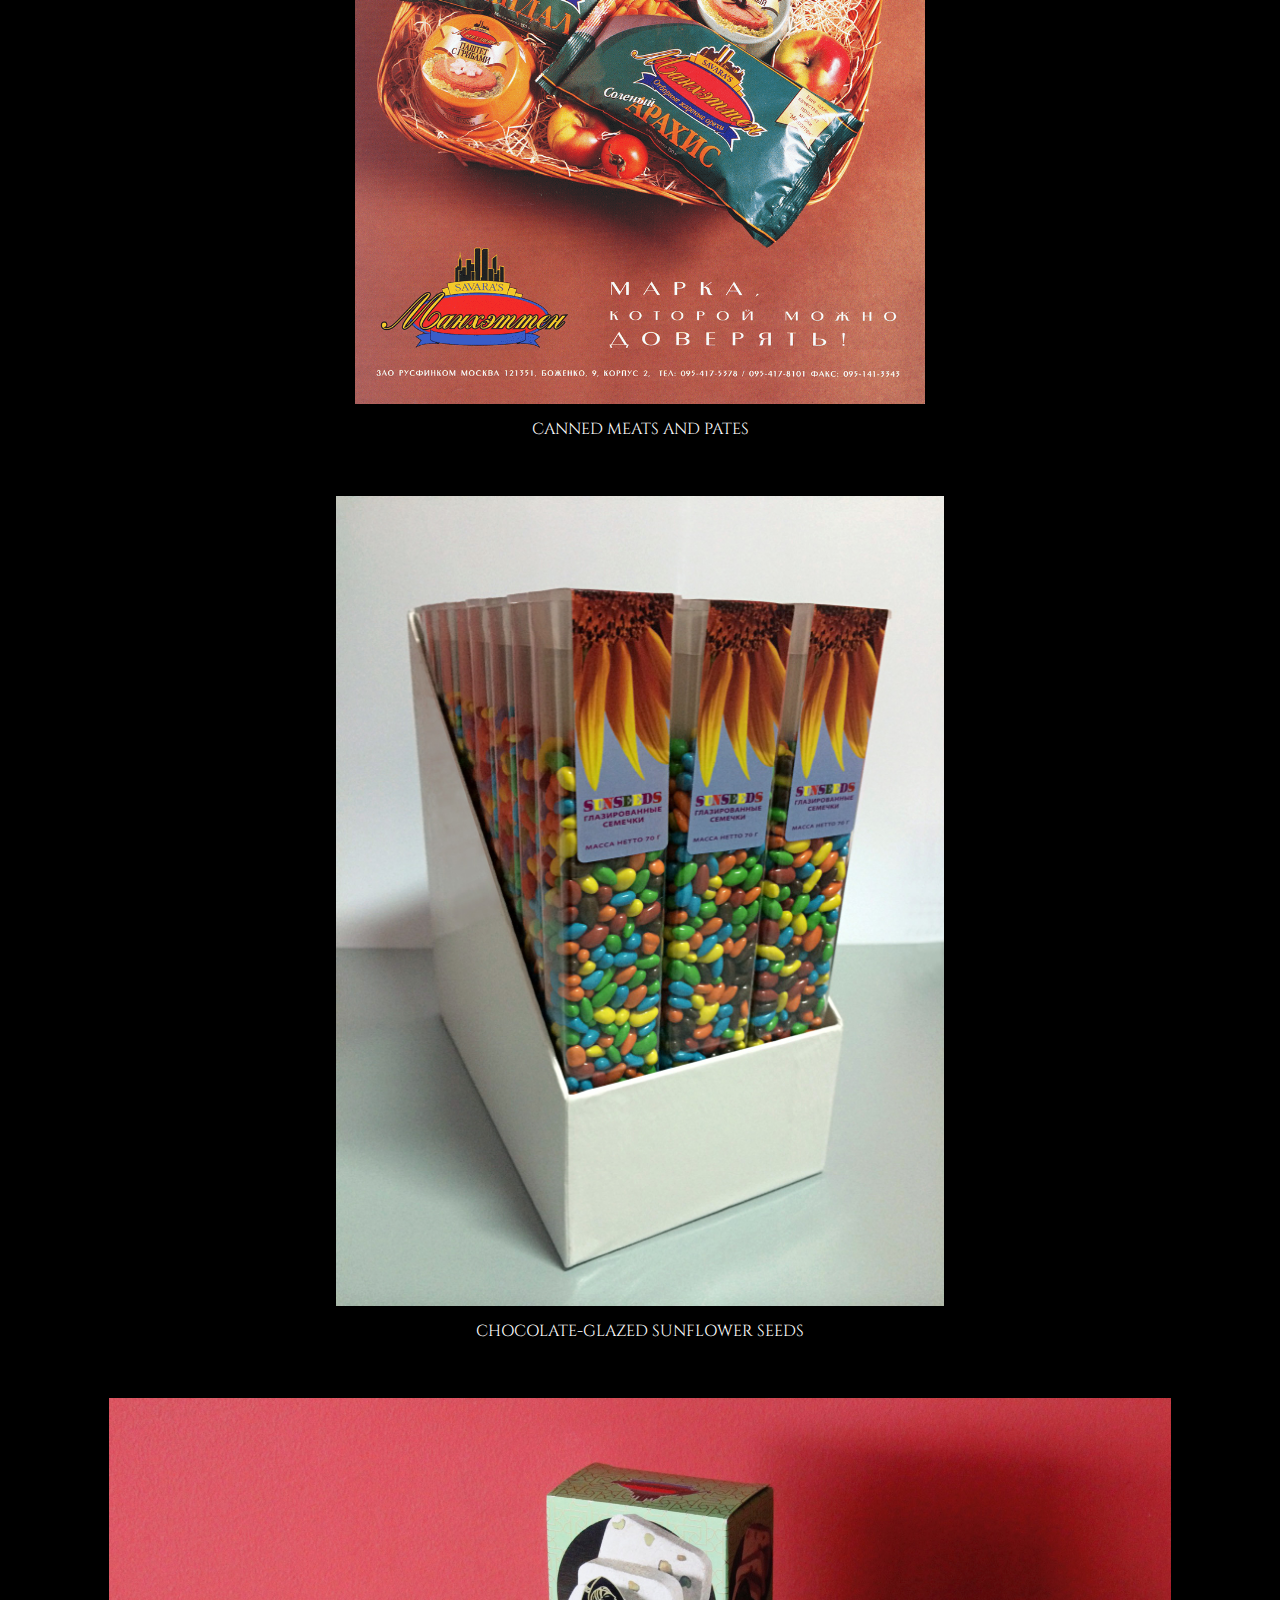
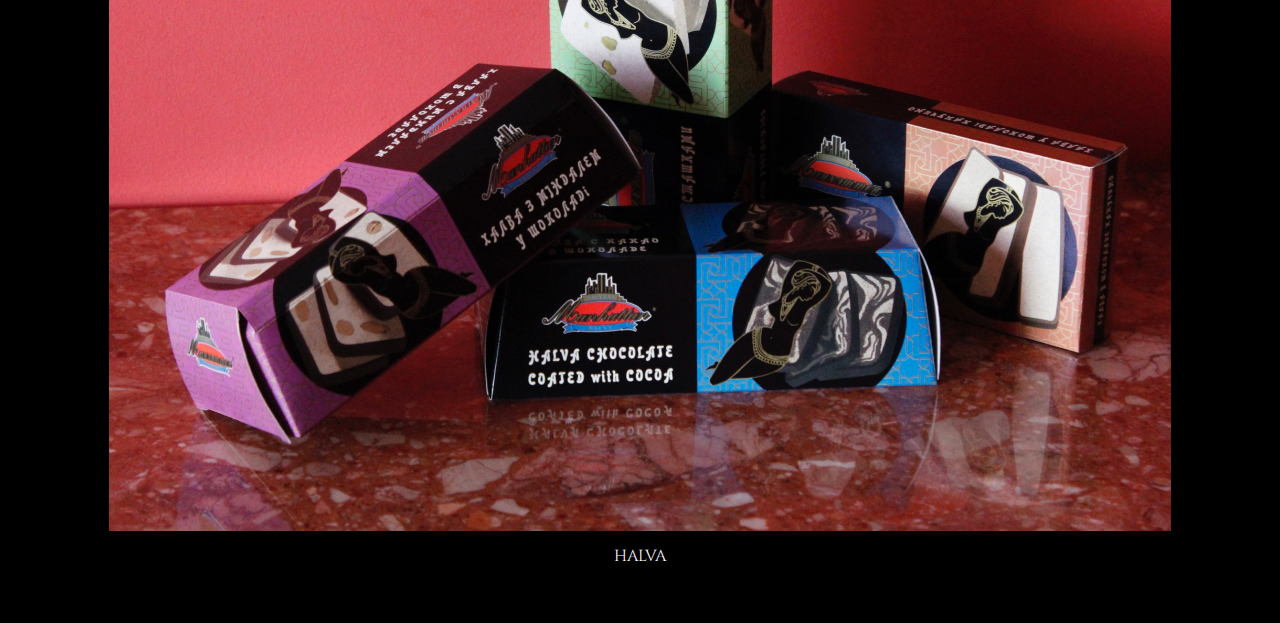
<file: packaging.html>
<!DOCTYPE html>
<html>

<head>
  <meta charset="utf-8">
  <meta name="viewport" content="initial-scale=1">
  <title>Packaging - Gaiane Dalakian</title>
  <link rel="stylesheet" href="index.css">
  <link href="https://fonts.googleapis.com/css?family=Cinzel" rel="stylesheet">
</head>

<body>

<a href="/" class="back-button">
  <svg version="1.1" xmlns="http://www.w3.org/2000/svg" xmlns:xlink="http://www.w3.org/1999/xlink" x="0px" y="0px" viewBox="0 0 1000 1000" enable-background="new 0 0 1000 1000" xml:space="preserve">
<metadata> Svg Vector Icons : http://www.onlinewebfonts.com/icon </metadata>
<g><path d="M695.1,22.2L247,470.3c-16.3,16.2-16.3,42.6,0,58.8c16.2,16.2,42.6,16.2,58.8,0L753.9,81c16.3-16.3,16.3-42.6,0-58.8C737.7,5.9,711.4,5.9,695.1,22.2z"
style="fill: currentColor"
/><path d="M694.2,977.8L246.1,529.6c-16.2-16.3-16.2-42.6,0-58.8c16.3-16.3,42.6-16.3,58.9,0l448.1,448.1c16.3,16.3,16.3,42.6,0,58.9S710.5,994,694.2,977.8z"
style="fill: currentColor"/></g>
</svg>
</a>

  <h1>Packaging</h1>
  <section class="images">
    <div class="image">
      <img src="img/packaging/01.png">
      <div class="caption">FLAXSEED MEAL</div>
    </div>
    <div class="image">
      <img src="img/packaging/02.png">
      <div class="caption">CASSAVA FLOUR</div>
    </div>
    <div class="image">
      <img src="img/packaging/03.jpeg">
      <div class="caption">DARK BELGIAN CHOCOLATE DROPS</div>
    </div>
    <div class="image">
      <img src="img/packaging/04.jpeg">
      <div class="caption">NATURAL SWEETENER (ERYTHRITOL AND STEVIA)</div>
    </div>
    <div class="image">
      <img src="img/packaging/05.jpeg">
      <div class="caption">GLUTEN-FREE GRANOLA WITH RAISINS</div>
    </div>
    <div class="image">
      <img src="img/packaging/06.jpeg">
      <div class="caption">GLUTEN-FREE BAKING MIX (TIGER NUT FLOUR COOKIES)</div>
    </div>
    <div class="image">
      <img src="img/packaging/1.png">
      <div class="caption">BLACK TEA COLLECTION</div>
    </div>
    <div class="image">
      <img src="img/packaging/2.png">
      <div class="caption">DULCE DE LECHE</div>
    </div>
    <div class="image">
      <img src="img/packaging/3.png">
      <div class="caption">COFFEE COLLECTION</div>
    </div>
    <div class="image">
      <img src="img/packaging/4.png">
      <div class="caption">HERBAL TEA COLLECTION</div>
    </div>
    <div class="image">
      <img src="img/packaging/5.png">
      <div class="caption">NUTS (COLOR PROOF)</div>
    </div>
    <div class="image">
      <img src="img/packaging/6.jpeg">
      <div class="caption">NUTS (COLOR PROOF)</div>
    </div>
    <div class="image">
      <img src="img/packaging/9.jpg">
      <div class="caption">NUTS COLLECTION</div>
    </div>
    <div class="image">
      <img src="img/packaging/7.png">
      <div class="caption">CANNED MEATS AND PATES</div>
    </div>
    <div class="image">
      <img src="img/packaging/10.jpg">
      <div class="caption">CHOCOLATE-GLAZED SUNFLOWER SEEDS</div>
    </div>
    <div class="image">
      <img src="img/packaging/8.jpg">
      <div class="caption">HALVA</div>
    </div>
  </section>
</body>
  

</html>
</file>
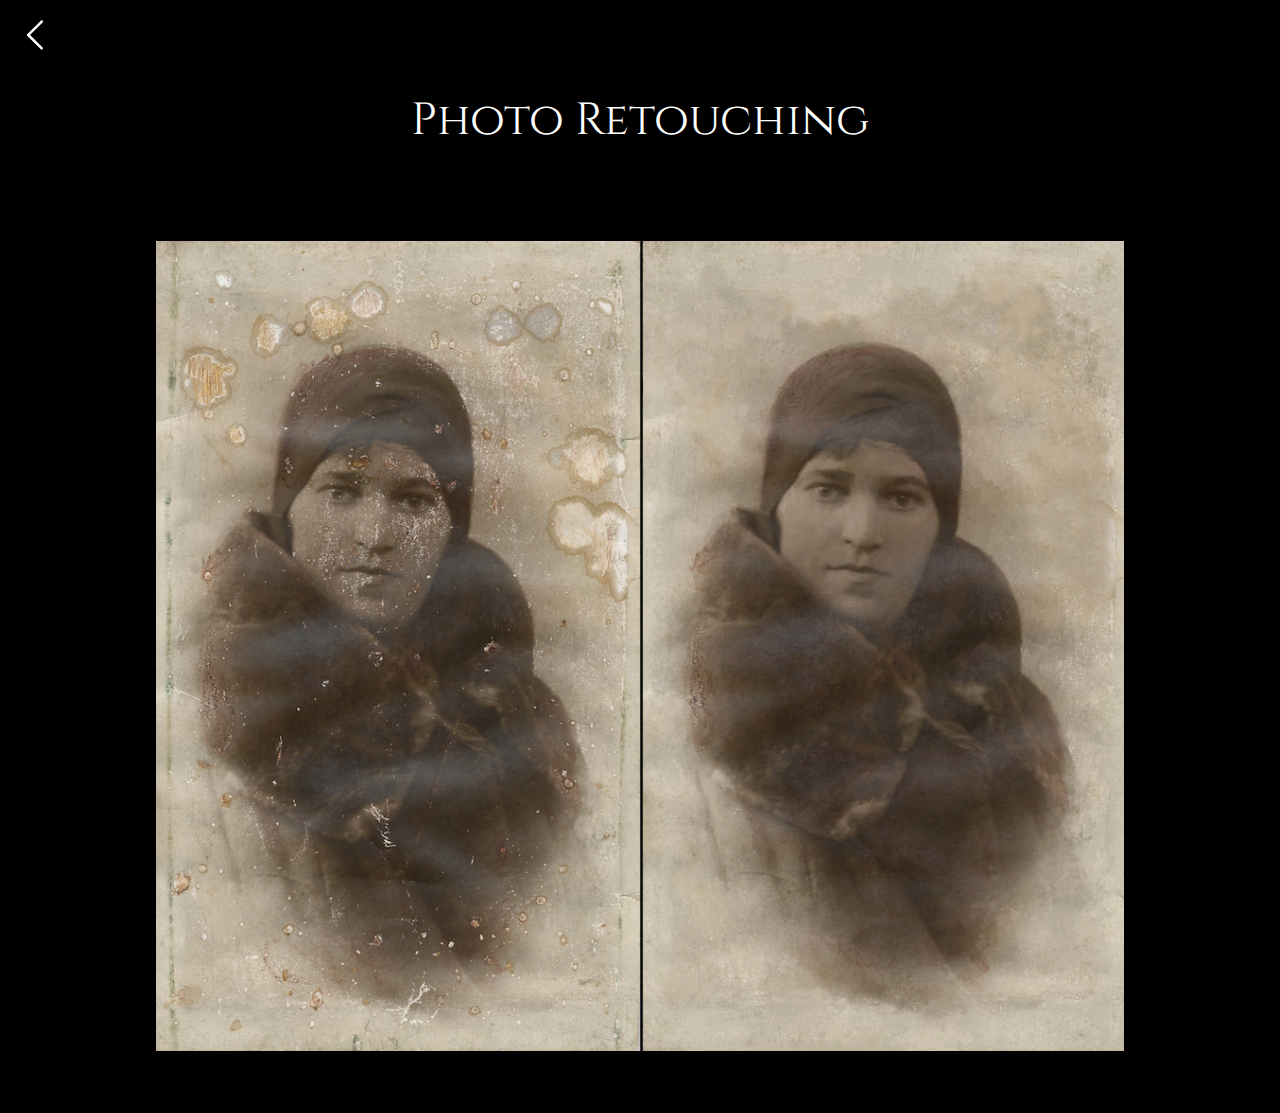
<file: retouching.html>
<!DOCTYPE html>
<html>

<head>
  <meta charset="utf-8">
  <meta name="viewport" content="initial-scale=1">
  <title>Photo Retouching - Gaiane Dalakian</title>
  <link rel="stylesheet" href="index.css">
  <link href="https://fonts.googleapis.com/css?family=Cinzel" rel="stylesheet">
</head>

<body>

<a href="/" class="back-button">
  <svg version="1.1" xmlns="http://www.w3.org/2000/svg" xmlns:xlink="http://www.w3.org/1999/xlink" x="0px" y="0px" viewBox="0 0 1000 1000" enable-background="new 0 0 1000 1000" xml:space="preserve">
<metadata> Svg Vector Icons : http://www.onlinewebfonts.com/icon </metadata>
<g><path d="M695.1,22.2L247,470.3c-16.3,16.2-16.3,42.6,0,58.8c16.2,16.2,42.6,16.2,58.8,0L753.9,81c16.3-16.3,16.3-42.6,0-58.8C737.7,5.9,711.4,5.9,695.1,22.2z"
style="fill: currentColor"
/><path d="M694.2,977.8L246.1,529.6c-16.2-16.3-16.2-42.6,0-58.8c16.3-16.3,42.6-16.3,58.9,0l448.1,448.1c16.3,16.3,16.3,42.6,0,58.9S710.5,994,694.2,977.8z"
style="fill: currentColor"/></g>
</svg>
</a>

  <h1>Photo Retouching</h1>
  <section class="images">
    <div class="image">
      <img src="img/retouching/Babushka.jpg">
    </div>
  </section>
</body>
  

</html>
</file>
<file: index.css>
body {
  font-family: 'Cinzel', Georgia;
  background: #000000;
  color: #fff;
  margin: 0;
  padding: 0;
  text-align: center;
}

h1 {
  margin: 90px 0;
  font-weight: normal;
  text-align: center;
  font-size: 45px;
}


.thumbnail {
  width: 250px;
  height: 180px;
  background-size: cover;
  margin: 0 auto;
}


.thumbnails a {
  display: inline-block;
  color: #fff;
  text-decoration: none;
  margin: 51px;
  margin-top: 0;
  margin-bottom: 70px;
}

.thumbnails .caption {
  font-size: 19px;
  margin: 12px;
}


.back-button {
  width: 30px;
  height: 30px;
  color: #fff;
  padding: 20px;
  position: absolute;
  top: 0;
  left: 0;
}

.image {
  margin:16px auto;
  margin-bottom: 56px;
  max-width: 118vh;
}


@media (max-width: 675px) {
  .image {
    margin-left: 0;
    margin-right: 0;
  }
}

@media (max-width: 675px) {
  .thumbnails a {
    display: block;
  }

  h1 {
    font-size: 35px;
    margin: 70px 0;
  }
}


.image img {
  max-height: 90vh;
  max-width: 100%;
}


.caption {
  margin: 8px;
  font-size: 16px;
}
</file>
